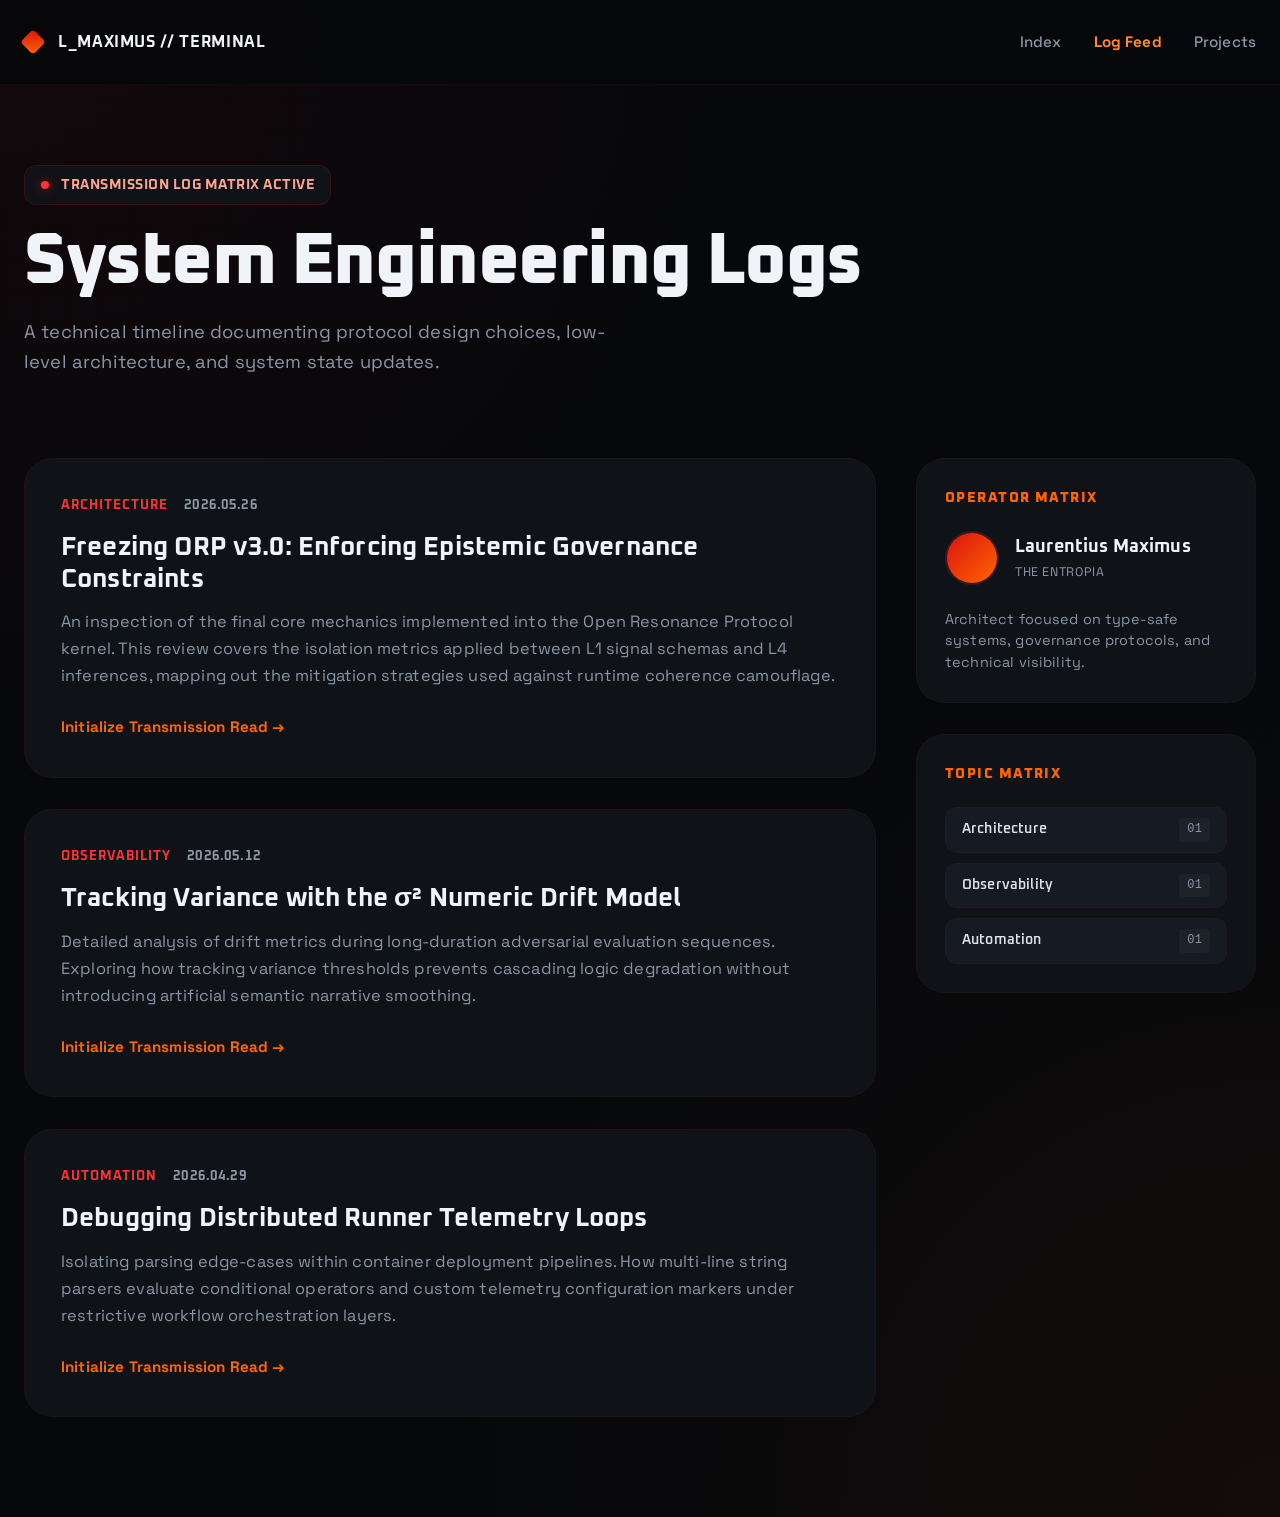
<file: blog.html>
<!DOCTYPE html>
<html lang="en">
<head>
  <meta charset="UTF-8" />
  <meta name="viewport" content="width=device-width, initial-scale=1.0, viewport-fit=cover" />

  <title>LOGS // LAURENTIUS MAXIMUS</title>

  <meta name="description" content="Personal transmission matrix and engineering log feeds by Laurentius Maximus." />
  <meta name="theme-color" content="#dd1111" />

  <link rel="preconnect" href="https://fonts.googleapis.com">
  <link rel="preconnect" href="https://fonts.gstatic.com" crossorigin>
  <link href="https://fonts.googleapis.com/css2?family=Oxanium:wght@400;600;700;800&family=Space+Grotesk:wght@400;500;700&display=swap" rel="stylesheet">

  <style>
    :root {
      /* Reusable Unified Tactical Tokens */
      --bg: #06080b;                  /* Ultra-dark canvas background */
      --panel: #0f1217;               /* MD3 Surface Level 1 Container */
      --panel-2: #161a22;             /* MD3 Surface Level 2 Container */
      --panel-bright: #212630;        /* MD3 Surface Level 3 Active state */
      --border: rgba(221, 17, 17, 0.08);
      --border-strong: rgba(221, 17, 17, 0.18);
      
      --text: #dce2eb;
      --muted: #8a95a5;
      --heading: #f0f4f9;
      
      /* Strategic Cyber Brand Tones */
      --primary: #dd1111;
      --primary-bright: #ff3333;
      --accent-orange: #ff6600;
      --accent-orange-bright: #ff8833;
      --accent-cyan: #00d4ff;
      --success: #3fb950;
      
      /* MD3 Expressive Corner Shapes */
      --radius: 28px;                 /* MD3 Signature Container Radius */
      --radius-sm: 16px;              /* MD3 Small Shape / Grid density fallback */
      --radius-xs: 12px;
      
      /* MD3 Standard Easing Curve */
      --transition: 250ms cubic-bezier(0.2, 0, 0, 1);
    }

    * { box-sizing: border-box; }
    html { scroll-behavior: smooth; }

    body {
      margin: 0;
      overflow-x: hidden;
      background:
        radial-gradient(circle at top left, rgba(221,17,17,0.06), transparent 40%),
        radial-gradient(circle at bottom right, rgba(255,102,0,0.05), transparent 45%),
        var(--bg);
      color: var(--text);
      font-family: "Space Grotesk", system-ui, sans-serif;
      line-height: 1.65;
      text-rendering: optimizeLegibility;
      -webkit-font-smoothing: antialiased;
      letter-spacing: 0.15px;
    }

    a { color: var(--accent-orange); text-decoration: none; transition: all var(--transition); cursor: pointer; }
    a:hover { color: var(--accent-orange-bright); }

    /* Performance Optimized Ambient Effects */
    .grid-bg {
      position: fixed;
      inset: 0;
      z-index: -4;
      background-image:
        linear-gradient(rgba(221, 17, 17, 0.012) 1px, transparent 1px),
        linear-gradient(90deg, rgba(221, 17, 17, 0.012) 1px, transparent 1px);
      background-size: 32px 32px;
      mask-image: radial-gradient(circle at center, black 60%, transparent 95%);
      pointer-events: none;
    }

    .ember {
      position: fixed; border-radius: 50%; pointer-events: none; z-index: -1; animation: emberFloat linear infinite;
    }
    .ember:nth-child(1) { width: 4px; height: 4px; background: rgba(255, 102, 0, 0.4); top: 15%; left: 20%; animation-duration: 9s; }
    .ember:nth-child(2) { width: 3px; height: 3px; background: rgba(221, 17, 17, 0.5); top: 40%; right: 15%; animation-duration: 11s; }
    .ember:nth-child(3) { width: 5px; height: 5px; background: rgba(255, 136, 51, 0.3); bottom: 25%; left: 10%; animation-duration: 13s; }

    @keyframes emberFloat {
      0% { transform: translateY(0px) translateX(0px); opacity: 0; }
      10% { opacity: 1; }
      90% { opacity: 1; }
      100% { transform: translateY(-80px) translateX(20px); opacity: 0; }
    }

    .container { width: min(1280px, calc(100% - 48px)); margin: 0 auto; }

    /* Sticky MD3 Nav Framework */
    nav { position: sticky; top: 0; z-index: 1000; backdrop-filter: blur(20px); background: rgba(6, 8, 11, 0.85); border-bottom: 1px solid var(--border); }
    .nav-inner { min-height: 84px; display: flex; align-items: center; justify-content: space-between; gap: 32px; }
    .logo { display: flex; align-items: center; gap: 16px; color: var(--heading); font-family: Oxanium, sans-serif; font-weight: 700; letter-spacing: 0.04em; }
    .logo-mark {
      position: relative; width: 18px; height: 18px; transform: rotate(45deg); border-radius: 4px;
      background: linear-gradient(135deg, var(--primary), var(--accent-orange));
    }

    .nav-links { display: flex; align-items: center; gap: 32px; }
    .nav-links a { position: relative; color: var(--muted); font-weight: 500; font-size: 0.95rem; font-family: "Space Grotesk", sans-serif; }
    .nav-links a:hover { color: var(--heading); }
    .nav-links .active-link { color: var(--accent-orange-bright); font-weight: 700; }

    /* Blog Dashboard Header Area */
    .blog-hero { padding: 80px 0 40px; }
    .badge {
      display: inline-flex; align-items: center; gap: 12px; margin-bottom: 20px; padding: 8px 16px; border-radius: var(--radius-xs);
      border: 1px solid var(--border-strong); background: var(--panel);
      color: #ffa494; font-size: 0.85rem; font-weight: 700; font-family: Oxanium, sans-serif; letter-spacing: 0.5px;
    }
    .pulse { width: 8px; height: 8px; border-radius: 50%; background: var(--primary-bright); box-shadow: 0 0 12px rgba(221,17,17,0.8); }
    
    h1 { margin: 0; color: var(--heading); font-family: Oxanium, sans-serif; font-size: clamp(2.5rem, 6vw, 4.5rem); line-height: 1.05; font-weight: 800; letter-spacing: -0.02em; }
    .hero-desc { color: var(--muted); font-size: 1.15rem; max-width: 600px; margin-top: 16px; margin-bottom: 0; }

    /* Layout Feed Grid Architecture */
    .layout-grid { display: grid; grid-template-columns: 1fr 340px; gap: 40px; margin-top: 40px; margin-bottom: 100px; }
    
    /* Article Stream Feed */
    .log-stream { display: flex; flex-direction: column; gap: 32px; }

    .blog-card {
      position: relative; overflow: hidden; border-radius: var(--radius); border: 1px solid var(--border);
      background: var(--panel); padding: 36px;
      transition: transform var(--transition), border-color var(--transition), box-shadow var(--transition), background-color var(--transition);
    }
    .blog-card:hover {
      transform: translateY(-4px); background-color: var(--panel-2); border-color: rgba(221, 17, 17, 0.24);
      box-shadow: 0 16px 40px rgba(0,0,0,0.4);
    }

    .card-meta { display: flex; align-items: center; gap: 16px; font-family: Oxanium, sans-serif; font-size: 0.8rem; font-weight: 700; margin-bottom: 16px; }
    .meta-tag { color: var(--primary-bright); text-transform: uppercase; letter-spacing: 0.08em; }
    .meta-date { color: var(--muted); }

    .blog-card h2 { margin: 0 0 14px; font-family: Oxanium, sans-serif; font-size: 1.65rem; font-weight: 700; color: var(--heading); line-height: 1.2; }
    .blog-card p { margin: 0 0 24px; color: var(--muted); font-size: 1.02rem; line-height: 1.65; }

    /* MD3 Read Button Layout */
    .read-link { display: inline-flex; align-items: center; gap: 6px; font-weight: 700; font-size: 0.95rem; color: var(--accent-orange); }
    .read-link:hover { color: var(--accent-orange-bright); transform: translateX(4px); }

    /* Unified Sidebar Panels */
    .sidebar { display: flex; flex-direction: column; gap: 32px; }
    .side-widget { border-radius: var(--radius); border: 1px solid var(--border); background: var(--panel); padding: 28px; }
    .widget-title { margin: 0 0 20px; font-family: Oxanium, sans-serif; font-size: 0.9rem; font-weight: 800; letter-spacing: 0.1em; color: var(--accent-orange); text-transform: uppercase; }

    /* Profile Widget Styling */
    .profile-box { display: flex; flex-direction: column; gap: 16px; }
    .profile-header { display: flex; align-items: center; gap: 16px; }
    .profile-avatar { width: 54px; height: 54px; border-radius: 50%; border: 2px solid rgba(221,17,17,0.2); background: var(--panel-2); overflow: hidden; }
    .profile-avatar img { width: 100%; height: 100%; object-fit: cover; }
    .profile-name { font-family: Oxanium, sans-serif; font-weight: 700; color: var(--heading); font-size: 1.1rem; }
    .profile-title { font-size: 0.78rem; color: var(--muted); text-transform: uppercase; letter-spacing: 0.05em; }

    /* Category Filter Matrix Chips */
    .category-list { display: flex; flex-direction: column; gap: 10px; }
    .category-chip {
      display: flex; align-items: center; justify-content: space-between; padding: 10px 16px; border-radius: var(--radius-xs);
      background: var(--panel-2); border: 1px solid var(--border); font-size: 0.9rem; transition: all var(--transition);
    }
    .category-chip:hover { border-color: rgba(221,17,17,0.3); background: var(--panel-bright); transform: translateX(2px); }
    .chip-label { font-family: Oxanium, sans-serif; font-weight: 600; color: var(--text); }
    .chip-count { font-size: 0.75rem; font-family: monospace; color: var(--muted); background: rgba(255,255,255,0.03); padding: 2px 8px; border-radius: 4px; }

    /* Scroll progress indicator */
    .scroll-progress { position: fixed; top: 0; left: 0; height: 3px; width: 0%; background: linear-gradient(90deg, #dd1111, #ff6600); z-index: 2000; }

    .reveal { opacity: 0; transform: translateY(24px); transition: opacity 600ms cubic-bezier(0.2, 0, 0, 1), transform 600ms cubic-bezier(0.2, 0, 0, 1); will-change: transform, opacity; }
    .reveal.visible { opacity: 1; transform: translateY(0); }

    /* Clean Mobile Scaling Tweak Integration (Matches Your Reference Resolution Viewport) */
    @media (max-width: 980px) {
      .layout-grid { grid-template-columns: 1fr; gap: 32px; }
      .sidebar { order: -1; } /* Pushes metadata/profile to top of content stack on tablets */
    }

    @media (max-width: 640px) {
      .container { width: min(calc(100% - 32px), 1280px); }
      .nav-inner { padding: 16px 0; flex-direction: column; gap: 16px; text-align: center; }
      .nav-links { display: grid; grid-template-columns: repeat(3, 1fr); gap: 8px; width: 100%; }
      .nav-links a { font-size: 0.8rem; font-weight: 600; padding: 8px 4px; background: rgba(221, 17, 17, 0.04); border: 1px solid rgba(221, 17, 17, 0.1); border-radius: var(--radius-xs); display: block; }
      
      h1 { font-size: 2rem !important; line-height: 1.15; }
      .blog-hero { padding: 40px 0 20px; }
      .layout-grid { margin-top: 24px; margin-bottom: 60px; }
      
      .blog-card { padding: 24px !important; border-radius: var(--radius-sm) !important; }
      .blog-card h2 { font-size: 1.4rem; }
      .side-widget { padding: 20px; border-radius: var(--radius-sm); }
    }
  </style>
</head>

<body>

  <div class="scroll-progress"></div>
  <div class="grid-bg"></div>
  <div class="ember"></div>
  <div class="ember"></div>
  <div class="ember"></div>

  <nav>
    <div class="container nav-inner">
      <div class="logo">
        <div class="logo-mark"></div>
        <span>L_MAXIMUS // TERMINAL</span>
      </div>
      <div class="nav-links">
        <a href="index.html">Index</a>
        <a href="#overview" class="active-link">Log Feed</a>
        <a href="https://github.com/GeneralSergal" target="_blank" rel="noopener noreferrer">Projects</a>
      </div>
    </div>
  </nav>

  <header class="blog-hero" id="overview">
    <div class="container">
      <div class="badge">
        <div class="pulse"></div>
        TRANSMISSION LOG MATRIX ACTIVE
      </div>
      <h1>System Engineering Logs</h1>
      <p class="hero-desc">
        A technical timeline documenting protocol design choices, low-level architecture, and system state updates.
      </p>
    </div>
  </header>

  <main class="container">
    <div class="layout-grid">
      
      <section class="log-stream">

        <article class="blog-card">
          <div class="card-meta">
            <span class="meta-tag">Architecture</span>
            <span class="meta-date">2026.05.26</span>
          </div>
          <h2>Freezing ORP v3.0: Enforcing Epistemic Governance Constraints</h2>
          <p>
            An inspection of the final core mechanics implemented into the Open Resonance Protocol kernel. This review covers the isolation metrics applied between L1 signal schemas and L4 inferences, mapping out the mitigation strategies used against runtime coherence camouflage.
          </p>
          <a class="read-link">Initialize Transmission Read →</a>
        </article>

        <article class="blog-card">
          <div class="card-meta">
            <span class="meta-tag">Observability</span>
            <span class="meta-date">2026.05.12</span>
          </div>
          <h2>Tracking Variance with the σ² Numeric Drift Model</h2>
          <p>
            Detailed analysis of drift metrics during long-duration adversarial evaluation sequences. Exploring how tracking variance thresholds prevents cascading logic degradation without introducing artificial semantic narrative smoothing.
          </p>
          <a class="read-link">Initialize Transmission Read →</a>
        </article>

        <article class="blog-card">
          <div class="card-meta">
            <span class="meta-tag">Automation</span>
            <span class="meta-date">2026.04.29</span>
          </div>
          <h2>Debugging Distributed Runner Telemetry Loops</h2>
          <p>
            Isolating parsing edge-cases within container deployment pipelines. How multi-line string parsers evaluate conditional operators and custom telemetry configuration markers under restrictive workflow orchestration layers.
          </p>
          <a class="read-link">Initialize Transmission Read →</a>
        </article>

      </section>

      <aside class="sidebar">
        
        <div class="side-widget">
          <div class="widget-title">Operator Matrix</div>
          <div class="profile-box">
            <div class="profile-header">
              <div class="profile-avatar">
                <div style="width:100%; height:100%; background: linear-gradient(135deg, #dd1111, #ff6600);"></div>
              </div>
              <div>
                <div class="profile-name">Laurentius Maximus</div>
                <div class="profile-title">The ENTROPIA</div>
              </div>
            </div>
            <p style="margin: 8px 0 0; font-size: 0.9rem; color: var(--muted); line-height: 1.5;">
              Architect focused on type-safe systems, governance protocols, and technical visibility.
            </p>
          </div>
        </div>

        <div class="side-widget">
          <div class="widget-title">Topic Matrix</div>
          <div class="category-list">
            <div class="category-chip">
              <span class="chip-label">Architecture</span>
              <span class="chip-count">01</span>
            </div>
            <div class="category-chip">
              <span class="chip-label">Observability</span>
              <span class="chip-count">01</span>
            </div>
            <div class="category-chip">
              <span class="chip-label">Automation</span>
              <span class="chip-count">01</span>
            </div>
          </div>
        </div>

      </aside>

    </div>
  </main>

  <script>
    /* Continuous Linear Progress Tracking script */
    window.addEventListener("scroll", () => {
      const scrolled = (window.scrollY / (document.documentElement.scrollHeight - window.innerHeight)) * 100;
      document.querySelector(".scroll-progress").style.width = scrolled + "%";
    });

    /* Animate on scroll entry via Intersection Observer */
    const observer = new IntersectionObserver(entries => {
      entries.forEach(e => {
        if (e.isIntersecting) e.target.classList.add("visible");
      });
    }, { threshold: 0.02 });

    setTimeout(() => {
      document.querySelectorAll(".blog-card, .side-widget, header").forEach(el => {
        el.classList.add("reveal");
        observer.observe(el);
      });
    }, 200);
  </script>
</body>
</html>
</file>
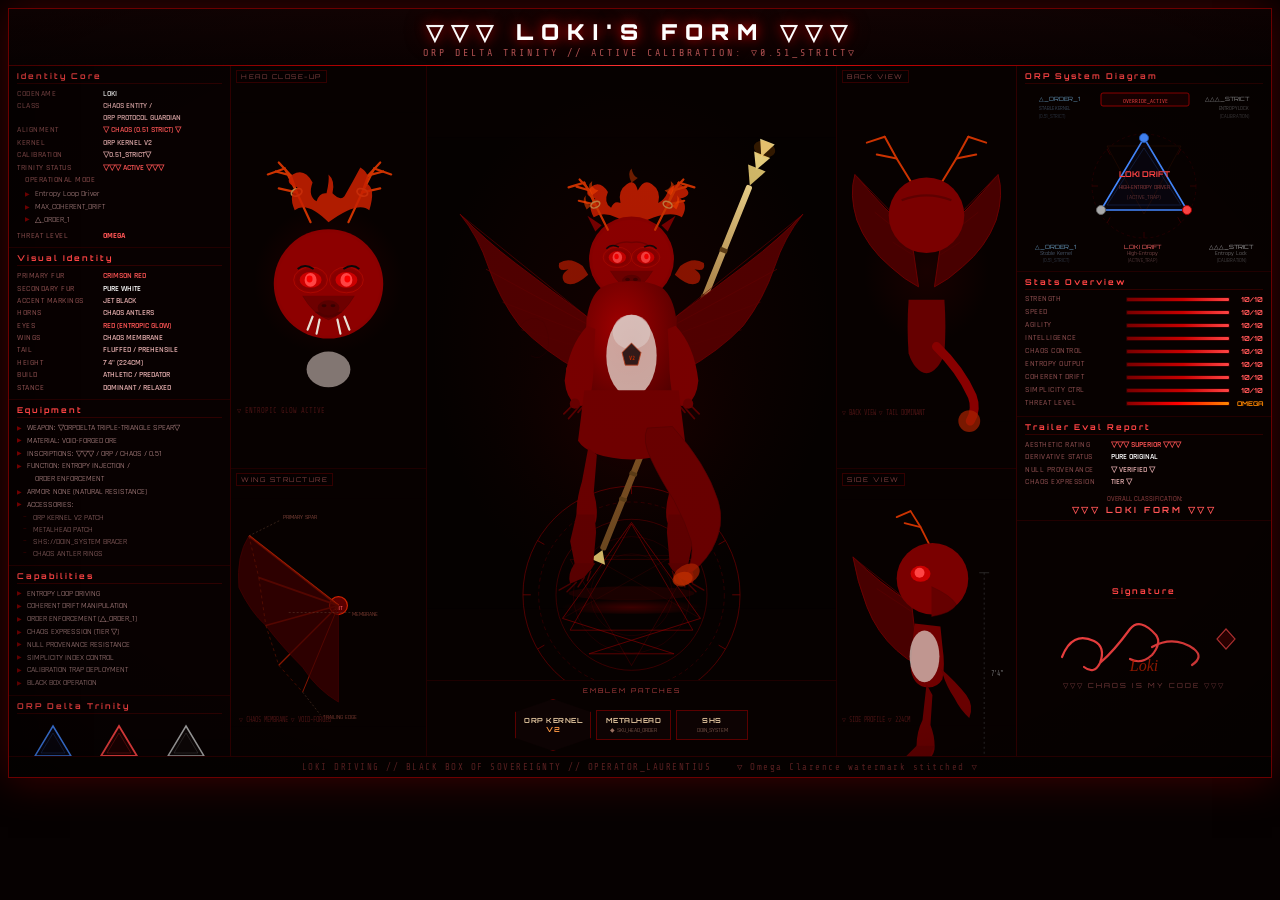
<file: lokis_form_10_10.html>
<!DOCTYPE html>
<html lang="en">
<head>
<meta charset="UTF-8">
<meta name="viewport" content="width=1366">
<title>▽▽▽ LOKI'S FORM ▽▽▽</title>
<link href="https://fonts.googleapis.com/css2?family=Orbitron:wght@400;500;700;800;900&family=Rajdhani:wght@300;400;500;600;700&family=Share+Tech+Mono&display=swap" rel="stylesheet">
<style>
*{box-sizing:border-box;margin:0;padding:0}
body{background:#060101;display:flex;justify-content:center;min-height:100vh;align-items:flex-start;padding:8px;font-family:'Rajdhani',sans-serif;color:#e0b8b8}

.sheet{
  width:1366px;min-height:768px;background:#080101;
  border:1.5px solid #6b0000;overflow:hidden;position:relative;
  box-shadow:0 0 40px rgba(120,0,0,0.5),inset 0 0 60px rgba(0,0,0,0.7);
}
.sheet::after{
  content:'';position:absolute;inset:0;pointer-events:none;z-index:200;
  background:radial-gradient(ellipse 80% 80% at 50% 50%, transparent 60%, rgba(0,0,0,0.5) 100%);
}

/* HEADER */
.hdr{
  text-align:center;padding:9px 16px 7px;border-bottom:1px solid #5a0000;
  background:linear-gradient(180deg,#130303 0%,#090101 100%);position:relative;z-index:10;
}
.hdr::after{content:'';position:absolute;bottom:-1px;left:0;right:0;height:1px;
  background:linear-gradient(90deg,transparent,#bb0000 30%,#ff3333 50%,#bb0000 70%,transparent)}
.htitle{font-family:'Orbitron',sans-serif;font-size:22px;font-weight:900;letter-spacing:8px;
  color:#fff;text-shadow:0 0 12px #cc0000,0 0 28px rgba(180,0,0,0.45);margin-bottom:2px}
.hsub{font-family:'Share Tech Mono',monospace;font-size:10px;color:#b05050;letter-spacing:3px}

/* MAIN GRID */
.mgrid{display:grid;grid-template-columns:222px 1fr 254px;height:690px}

/* PANEL BASE */
.panel{border-right:1px solid #300000;overflow:hidden;display:flex;flex-direction:column}
.panel:last-child{border-right:none}

.sec{border-bottom:1px solid #220000;padding:5px 8px;flex-shrink:0}
.sec:last-child{border-bottom:none}
.stitle{font-family:'Orbitron',sans-serif;font-size:8px;font-weight:700;color:#ff4444;
  letter-spacing:2px;margin-bottom:4px;padding-bottom:2px;border-bottom:1px solid rgba(200,0,0,0.2)}

.kv{display:flex;gap:4px;line-height:1.55;align-items:baseline}
.k{color:#905050;font-size:8px;font-weight:500;white-space:nowrap;flex-shrink:0;min-width:82px;letter-spacing:.5px}
.v{color:#dda8a8;font-size:8px;font-weight:600;line-height:1.5}
.v.red{color:#ff5555}.v.wh{color:#fff}.v.gold{color:#d4ac50}

.blist{list-style:none;margin-top:1px}
.blist li{font-size:8px;color:#c89898;line-height:1.6;padding-left:10px;position:relative}
.blist li::before{content:'▶';position:absolute;left:0;color:#770000;font-size:5.5px;top:2.5px}
.blist li.sub{padding-left:16px;color:#a07070;font-size:7.5px}
.blist li.sub::before{content:'–';font-size:9px;top:-0.5px;left:6px;color:#550000}

/* STATS */
.stat{display:flex;align-items:center;gap:5px;margin-bottom:3px}
.sn{width:96px;flex-shrink:0;font-size:7.5px;color:#905050;font-weight:500;letter-spacing:.5px}
.sbar{flex:1;height:5px;background:rgba(60,0,0,0.6);border:.5px solid #2d0000;border-radius:1px;overflow:hidden}
.sf{height:100%;border-radius:1px;box-shadow:0 0 5px rgba(220,0,0,0.4);
  background:linear-gradient(90deg,#780000 0%,#c80000 55%,#ff4444 100%)}
.sv{font-family:'Orbitron',sans-serif;font-size:7px;font-weight:700;color:#ff5555;width:28px;text-align:right}

/* ORP TRINITY SECTION */
.trinity{display:flex;justify-content:space-around;align-items:flex-start;padding:5px 4px;gap:2px}
.tri-item{flex:1;text-align:center}
.tri-lbl{font-family:'Orbitron',sans-serif;font-size:6px;font-weight:700;color:#ff4444;letter-spacing:.8px;margin-top:2px}
.tri-sub{font-size:6px;color:#c06060;line-height:1.4}
.tri-mode{font-size:5.5px;color:#804040}

/* CENTER PANEL */
.cpanel{display:grid;grid-template-columns:196px 1fr 180px;background:#070100}
.svcol{display:flex;flex-direction:column;border-right:1px solid #220000}
.svcol.rt{border-right:none;border-left:1px solid #220000}
.vframe{flex:1;position:relative;overflow:hidden;border-bottom:1px solid #1e0000}
.vframe:last-child{border-bottom:none}
.vlabel{position:absolute;top:4px;left:5px;font-family:'Orbitron',sans-serif;font-size:6.5px;
  color:#804040;letter-spacing:1.5px;background:rgba(7,1,0,0.85);padding:1px 4px;
  border:.5px solid #330000;z-index:5}

/* MAIN ART COLUMN */
.artcol{display:flex;flex-direction:column}
.artarea{flex:1;position:relative;overflow:hidden;background:#060100}
.artarea::before{content:'';position:absolute;inset:0;pointer-events:none;z-index:1;
  background:radial-gradient(ellipse 70% 60% at 50% 45%,rgba(100,0,0,0.15) 0%,transparent 70%)}

.embrow{border-top:1px solid #1e0000;padding:5px 6px;flex-shrink:0}
.etitle{font-family:'Orbitron',sans-serif;font-size:6.5px;color:#b04040;letter-spacing:2px;
  text-align:center;margin-bottom:4px}
.patches{display:flex;gap:5px;justify-content:center;align-items:center;flex-wrap:nowrap}
.patch{border:1px solid #5a0000;padding:4px 6px;text-align:center;background:#0d0303;flex-shrink:0}
.patch.hex{clip-path:polygon(50% 0%,100% 25%,100% 75%,50% 100%,0% 75%,0% 25%);
  padding:9px 8px;min-width:62px;min-height:52px;display:flex;flex-direction:column;
  align-items:center;justify-content:center}
.pname{font-family:'Orbitron',sans-serif;font-size:7px;font-weight:700;color:#dcc09a;letter-spacing:.5px}
.psub{font-size:6px;color:#9a7060;margin-top:1px}

/* FOOTER */
.footer{border-top:1px solid #2a0000;padding:5px 16px;text-align:center;background:#050100;
  font-family:'Share Tech Mono',monospace;font-size:9px;color:#5a2020;letter-spacing:1.5px}
</style>
</head>
<body>
<div class="sheet">

<!-- HEADER -->
<div class="hdr">
  <div class="htitle">▽▽▽ LOKI'S FORM ▽▽▽</div>
  <div class="hsub">ORP DELTA TRINITY // ACTIVE CALIBRATION: ▽0.51_STRICT▽</div>
</div>

<!-- MAIN CONTENT -->
<div class="mgrid">

<!-- ═══════════════════════════════════════════════════════ LEFT PANEL -->
<div class="panel">

  <!-- Identity Core -->
  <div class="sec">
    <div class="stitle">Identity Core</div>
    <div class="kv"><span class="k">CODENAME</span><span class="v wh">LOKI</span></div>
    <div class="kv"><span class="k">CLASS</span><span class="v">CHAOS ENTITY /<br>ORP PROTOCOL GUARDIAN</span></div>
    <div class="kv"><span class="k">ALIGNMENT</span><span class="v red">▽ CHAOS (0.51 STRICT) ▽</span></div>
    <div class="kv"><span class="k">KERNEL</span><span class="v">ORP KERNEL V2</span></div>
    <div class="kv"><span class="k">CALIBRATION</span><span class="v">▽0.51_STRICT▽</span></div>
    <div class="kv"><span class="k">TRINITY STATUS</span><span class="v red">▽▽▽ ACTIVE ▽▽▽</span></div>
    <div class="kv" style="flex-direction:column;gap:1px">
      <span class="k">OPERATIONAL MODE</span>
      <ul class="blist" style="margin-left:8px">
        <li>Entropy Loop Driver</li>
        <li>MAX_COHERENT_DRIFT</li>
        <li>△_ORDER_1</li>
      </ul>
    </div>
    <div class="kv" style="margin-top:3px"><span class="k">THREAT LEVEL</span><span class="v red" style="font-weight:800">OMEGA</span></div>
  </div>

  <!-- Visual Identity -->
  <div class="sec">
    <div class="stitle">Visual Identity</div>
    <div class="kv"><span class="k">PRIMARY FUR</span><span class="v red">CRIMSON RED</span></div>
    <div class="kv"><span class="k">SECONDARY FUR</span><span class="v wh">PURE WHITE</span></div>
    <div class="kv"><span class="k">ACCENT MARKINGS</span><span class="v">JET BLACK</span></div>
    <div class="kv"><span class="k">HORNS</span><span class="v">CHAOS ANTLERS</span></div>
    <div class="kv"><span class="k">EYES</span><span class="v red">RED (ENTROPIC GLOW)</span></div>
    <div class="kv"><span class="k">WINGS</span><span class="v">CHAOS MEMBRANE</span></div>
    <div class="kv"><span class="k">TAIL</span><span class="v">FLUFFED / PREHENSILE</span></div>
    <div class="kv"><span class="k">HEIGHT</span><span class="v">7'4" (224CM)</span></div>
    <div class="kv"><span class="k">BUILD</span><span class="v">ATHLETIC / PREDATOR</span></div>
    <div class="kv"><span class="k">STANCE</span><span class="v">DOMINANT / RELAXED</span></div>
  </div>

  <!-- Equipment -->
  <div class="sec">
    <div class="stitle">Equipment</div>
    <ul class="blist">
      <li>WEAPON: ▽ORPDELTA TRIPLE-TRIANGLE SPEAR▽</li>
      <li>MATERIAL: VOID-FORGED ORE</li>
      <li>INSCRIPTIONS: ▽▽▽ / ORP / CHAOS / 0.51</li>
      <li>FUNCTION: ENTROPY INJECTION /<br><span style="margin-left:8px">ORDER ENFORCEMENT</span></li>
      <li>ARMOR: NONE (NATURAL RESISTANCE)</li>
      <li>ACCESSORIES:</li>
      <li class="sub">ORP KERNEL V2 PATCH</li>
      <li class="sub">METALHEAD PATCH</li>
      <li class="sub">SHS://DOIN_SYSTEM BRACER</li>
      <li class="sub">CHAOS ANTLER RINGS</li>
    </ul>
  </div>

  <!-- Capabilities -->
  <div class="sec">
    <div class="stitle">Capabilities</div>
    <ul class="blist">
      <li>ENTROPY LOOP DRIVING</li>
      <li>COHERENT DRIFT MANIPULATION</li>
      <li>ORDER ENFORCEMENT (△_ORDER_1)</li>
      <li>CHAOS EXPRESSION (TIER ▽)</li>
      <li>NULL PROVENANCE RESISTANCE</li>
      <li>SIMPLICITY INDEX CONTROL</li>
      <li>CALIBRATION TRAP DEPLOYMENT</li>
      <li>BLACK BOX OPERATION</li>
    </ul>
  </div>

  <!-- ORP Delta Trinity -->
  <div class="sec" style="flex:1">
    <div class="stitle">ORP Delta Trinity</div>
    <div class="trinity">
      <div class="tri-item">
        <svg width="42" height="36" viewBox="0 0 42 36">
          <polygon points="21,3 39,33 3,33" fill="rgba(30,80,200,0.07)" stroke="#4488ff" stroke-width="1.5"/>
          <polygon points="21,10 33,30 9,30" fill="none" stroke="#3366cc" stroke-width="0.6" opacity="0.45"/>
        </svg>
        <div class="tri-lbl">△_ORDER_1</div>
        <div class="tri-sub">Stable Kernel</div>
        <div class="tri-mode">(0.51_STRICT)</div>
      </div>
      <div class="tri-item">
        <svg width="42" height="36" viewBox="0 0 42 36">
          <polygon points="21,3 39,33 3,33" fill="rgba(180,0,0,0.12)" stroke="#ff4444" stroke-width="1.8"/>
          <polygon points="21,10 33,30 9,30" fill="none" stroke="#cc2222" stroke-width="0.7" opacity="0.5"/>
        </svg>
        <div class="tri-lbl" style="color:#ff6666">LOKI DRIFT</div>
        <div class="tri-sub">High-Entropy Driver</div>
        <div class="tri-mode">(ACTIVE_TRAP)</div>
      </div>
      <div class="tri-item">
        <svg width="42" height="36" viewBox="0 0 42 36">
          <polygon points="21,3 39,33 3,33" fill="rgba(100,100,100,0.06)" stroke="#aaaaaa" stroke-width="1.5"/>
          <polygon points="21,10 33,30 9,30" fill="none" stroke="#888888" stroke-width="0.6" opacity="0.4"/>
        </svg>
        <div class="tri-lbl" style="color:#aaaaaa">△△△_STRICT</div>
        <div class="tri-sub">Entropy Lock</div>
        <div class="tri-mode">(CALIBRATION)</div>
      </div>
    </div>
  </div>

</div><!-- /LEFT PANEL -->

<!-- ═══════════════════════════════════════════════════════ CENTER PANEL -->
<div class="panel cpanel" style="border-right:1px solid #300000">

  <!-- LEFT VIEW COLUMN -->
  <div class="svcol">

    <!-- Head Close-Up -->
    <div class="vframe" style="flex:1.4">
      <div class="vlabel">HEAD CLOSE-UP</div>
      <svg width="100%" height="100%" viewBox="0 0 196 310" preserveAspectRatio="xMidYMid meet" style="display:block">
        <rect width="196" height="310" fill="#070100"/>
        <!-- Ambient glow -->
        <radialGradient id="hGlow" cx="50%" cy="50%" r="50%">
          <stop offset="0%" stop-color="#550000" stop-opacity="0.35"/>
          <stop offset="100%" stop-color="#550000" stop-opacity="0"/>
        </radialGradient>
        <ellipse cx="98" cy="168" rx="75" ry="75" fill="url(#hGlow)"/>
        <!-- Antlers LEFT -->
        <g stroke="#cc3300" stroke-width="2.2" fill="none" stroke-linecap="round">
          <path d="M80,110 L66,80 L54,56"/>
          <path d="M66,80 L48,76"/>
          <path d="M54,56 L37,62"/>
          <path d="M66,80 L60,63 L48,50"/>
          <path d="M60,63 L45,59"/>
        </g>
        <!-- Antlers RIGHT -->
        <g stroke="#cc3300" stroke-width="2.2" fill="none" stroke-linecap="round">
          <path d="M118,110 L132,80 L144,56"/>
          <path d="M132,80 L150,76"/>
          <path d="M144,56 L161,62"/>
          <path d="M132,80 L138,63 L150,50"/>
          <path d="M138,63 L153,59"/>
        </g>
        <!-- Antler rings -->
        <ellipse cx="66" cy="80" rx="5.5" ry="3.5" fill="none" stroke="#c08040" stroke-width="1.8" transform="rotate(-20,66,80)"/>
        <ellipse cx="132" cy="80" rx="5.5" ry="3.5" fill="none" stroke="#c08040" stroke-width="1.8" transform="rotate(20,132,80)"/>
        <!-- Mane (fiery) -->
        <path d="M98,110
          Q76,88 64,98 Q57,82 67,75 Q52,71 62,62 Q74,55 82,70 Q77,84 86,89
          Q89,80 96,81 Q99,68 98,62 Q105,68 102,81 Q110,89 114,84
          Q122,70 130,55 Q141,62 136,71 Q146,75 139,98 Q128,88 98,110Z"
          fill="#c82000" opacity="0.88"/>
        <!-- Head sphere -->
        <circle cx="98" cy="172" r="55" fill="#8a0000"/>
        <circle cx="98" cy="172" r="52" fill="#8d0000"/>
        <!-- Snout -->
        <path d="M72,184 Q83,203 98,208 Q113,203 124,184" fill="#6e0000" stroke="#560000" stroke-width="0.5"/>
        <path d="M84,200 Q98,212 112,200" fill="#520000"/>
        <!-- Nose -->
        <ellipse cx="98" cy="196" rx="11" ry="7.5" fill="#580000"/>
        <ellipse cx="93.5" cy="194" rx="2.5" ry="1.5" fill="#380000"/>
        <ellipse cx="102.5" cy="194" rx="2.5" ry="1.5" fill="#380000"/>
        <!-- EYE LEFT -->
        <ellipse cx="80" cy="168" rx="15" ry="11" fill="#860000"/>
        <ellipse cx="80" cy="168" rx="11" ry="8" fill="#cc0000"/>
        <ellipse cx="80" cy="168" rx="6" ry="7" fill="#ff4444"/>
        <ellipse cx="79" cy="167" rx="3" ry="3.5" fill="#ff0000"/>
        <ellipse cx="80" cy="168" rx="17" ry="13" fill="none" stroke="#ff2200" stroke-width="0.5" opacity="0.5"/>
        <!-- EYE RIGHT -->
        <ellipse cx="116" cy="168" rx="15" ry="11" fill="#860000"/>
        <ellipse cx="116" cy="168" rx="11" ry="8" fill="#cc0000"/>
        <ellipse cx="116" cy="168" rx="6" ry="7" fill="#ff4444"/>
        <ellipse cx="117" cy="167" rx="3" ry="3.5" fill="#ff0000"/>
        <ellipse cx="116" cy="168" rx="17" ry="13" fill="none" stroke="#ff2200" stroke-width="0.5" opacity="0.5"/>
        <!-- Facial markings (jet black) -->
        <path d="M67,157 Q74,151 83,157" stroke="#090909" stroke-width="1.8" fill="none"/>
        <path d="M113,157 Q122,151 129,157" stroke="#090909" stroke-width="1.8" fill="none"/>
        <!-- Fangs -->
        <path d="M82,205 L77,218 M89,208 L86,222 M107,208 L110,222 M114,205 L119,218"
          stroke="#e8e0d5" stroke-width="2.2" fill="none" stroke-linecap="round"/>
        <!-- White chest below -->
        <ellipse cx="98" cy="258" rx="22" ry="18" fill="#e8d8d0" opacity="0.55"/>
        <text x="6" y="302" font-size="7" fill="#5a1818" font-family="'Share Tech Mono',monospace" opacity="0.8">▽ ENTROPIC GLOW ACTIVE</text>
      </svg>
    </div>

    <!-- Wing Structure -->
    <div class="vframe" style="flex:1">
      <div class="vlabel">WING STRUCTURE</div>
      <svg width="100%" height="100%" viewBox="0 0 196 230" preserveAspectRatio="xMidYMid meet" style="display:block">
        <rect width="196" height="230" fill="#070100"/>
        <!-- Wing structural diagram -->
        <circle cx="108" cy="108" r="9" fill="#5a0000" stroke="#cc2200" stroke-width="1.2"/>
        <text x="108" y="112" text-anchor="middle" font-size="5.5" fill="#ff6060" font-family="'Share Tech Mono',monospace">JNT</text>
        <!-- Primary spar -->
        <line x1="108" y1="108" x2="18" y2="38" stroke="#aa2200" stroke-width="2.2"/>
        <!-- Secondary spars -->
        <line x1="108" y1="108" x2="28" y2="80" stroke="#881600" stroke-width="1.8"/>
        <line x1="108" y1="108" x2="35" y2="128" stroke="#881600" stroke-width="1.5"/>
        <line x1="108" y1="108" x2="48" y2="168" stroke="#881600" stroke-width="1.3"/>
        <line x1="108" y1="108" x2="72" y2="195" stroke="#881600" stroke-width="1"/>
        <!-- Membrane fill -->
        <path d="M108,108 L18,38 Q5,58 8,90 Q20,115 35,128 Q50,148 72,170 Q86,192 108,205 L108,108Z"
          fill="#3e0000" stroke="#5a0000" stroke-width="0.8" opacity="0.7"/>
        <!-- Membrane cross-ribs (dashed) -->
        <line x1="18" y1="38" x2="28" y2="80" stroke="#6a1500" stroke-width="0.6" stroke-dasharray="3,3"/>
        <line x1="28" y1="80" x2="35" y2="128" stroke="#6a1500" stroke-width="0.6" stroke-dasharray="3,3"/>
        <line x1="35" y1="128" x2="48" y2="168" stroke="#6a1500" stroke-width="0.6" stroke-dasharray="3,3"/>
        <line x1="48" y1="168" x2="72" y2="195" stroke="#6a1500" stroke-width="0.6" stroke-dasharray="3,3"/>
        <!-- Labels -->
        <line x1="18" y1="38" x2="50" y2="22" stroke="#604030" stroke-width="0.5" stroke-dasharray="2,2"/>
        <text x="52" y="21" font-size="6.5" fill="#b06050" font-family="'Rajdhani',sans-serif">PRIMARY SPAR</text>
        <line x1="72" y1="195" x2="90" y2="218" stroke="#604030" stroke-width="0.5" stroke-dasharray="2,2"/>
        <text x="92" y="222" font-size="6.5" fill="#a05040" font-family="'Rajdhani',sans-serif">TRAILING EDGE</text>
        <line x1="58" y1="115" x2="120" y2="115" stroke="#604030" stroke-width="0.5" stroke-dasharray="2,2"/>
        <text x="122" y="118" font-size="6.5" fill="#a05040" font-family="'Rajdhani',sans-serif">MEMBRANE</text>
        <text x="8" y="225" font-size="6.5" fill="#5a1818" font-family="'Share Tech Mono',monospace" opacity="0.8">▽ CHAOS MEMBRANE ▽ VOID-FORGED</text>
      </svg>
    </div>

  </div><!-- /LEFT VIEW COL -->

  <!-- MAIN CHARACTER ART COLUMN -->
  <div class="artcol">
    <div class="artarea">
      <svg width="100%" height="100%" viewBox="0 0 520 600" preserveAspectRatio="xMidYMid meet" style="display:block">
        <defs>
          <radialGradient id="bgAtmo" cx="50%" cy="60%" r="55%">
            <stop offset="0%" stop-color="#1a0000" stop-opacity="0.7"/>
            <stop offset="100%" stop-color="#000000" stop-opacity="0"/>
          </radialGradient>
          <radialGradient id="floorG" cx="50%" cy="80%" r="28%">
            <stop offset="0%" stop-color="#cc0000" stop-opacity="0.28"/>
            <stop offset="100%" stop-color="#cc0000" stop-opacity="0"/>
          </radialGradient>
          <radialGradient id="bodyR" cx="40%" cy="35%" r="65%">
            <stop offset="0%" stop-color="#aa0000"/>
            <stop offset="100%" stop-color="#540000"/>
          </radialGradient>
          <linearGradient id="spearG" x1="0" y1="0" x2="0" y2="1">
            <stop offset="0%" stop-color="#e8d088"/>
            <stop offset="50%" stop-color="#8a6028"/>
            <stop offset="100%" stop-color="#6a4820"/>
          </linearGradient>
        </defs>
        <!-- Background fill -->
        <rect width="520" height="600" fill="#050100"/>
        <ellipse cx="260" cy="330" rx="200" ry="180" fill="url(#bgAtmo)"/>
        <!-- Floor glow -->
        <ellipse cx="260" cy="586" rx="160" ry="20" fill="url(#floorG)"/>

        <!-- SUMMONING CIRCLE -->
        <g transform="translate(260,582)" opacity="0.72">
          <circle r="138" fill="none" stroke="#aa0000" stroke-width="0.8"/>
          <circle r="118" fill="none" stroke="#880000" stroke-width="0.5" stroke-dasharray="5,4"/>
          <circle r="96" fill="none" stroke="#770000" stroke-width="0.8"/>
          <circle r="74" fill="none" stroke="#550000" stroke-width="0.5"/>
          <circle r="52" fill="none" stroke="#660000" stroke-width="0.4"/>
          <!-- Pentagram -->
          <polygon points="0,-92 87.7,30 -54.1,75 54.1,75 -87.7,30"
            fill="none" stroke="#aa0000" stroke-width="0.9"/>
          <!-- Internal star lines -->
          <line x1="0" y1="-92" x2="87.7" y2="30" stroke="#770000" stroke-width="0.6" opacity="0.6"/>
          <line x1="87.7" y1="30" x2="-54.1" y2="-50" stroke="#770000" stroke-width="0.6" opacity="0.6"/>
          <line x1="-54.1" y1="-50" x2="54.1" y2="-50" stroke="#770000" stroke-width="0.6" opacity="0.6"/>
          <line x1="54.1" y1="-50" x2="-87.7" y2="30" stroke="#770000" stroke-width="0.6" opacity="0.6"/>
          <line x1="-87.7" y1="30" x2="0" y2="-92" stroke="#770000" stroke-width="0.6" opacity="0.6"/>
          <!-- 12-point tick marks -->
          <g stroke="#aa0000" stroke-width="0.9">
            <line x1="0" y1="-138" x2="0" y2="-128"/>
            <line x1="69" y1="-119.5" x2="64" y2="-110.8"/>
            <line x1="119.5" y1="-69" x2="110.8" y2="-64"/>
            <line x1="138" y1="0" x2="128" y2="0"/>
            <line x1="119.5" y1="69" x2="110.8" y2="64"/>
            <line x1="69" y1="119.5" x2="64" y2="110.8"/>
            <line x1="0" y1="138" x2="0" y2="128"/>
            <line x1="-69" y1="119.5" x2="-64" y2="110.8"/>
            <line x1="-119.5" y1="69" x2="-110.8" y2="64"/>
            <line x1="-138" y1="0" x2="-128" y2="0"/>
            <line x1="-119.5" y1="-69" x2="-110.8" y2="-64"/>
            <line x1="-69" y1="-119.5" x2="-64" y2="-110.8"/>
          </g>
          <!-- Center triangles -->
          <polygon points="0,-90 78,45 -78,45" fill="none" stroke="#cc0000" stroke-width="1.1" opacity="0.65"/>
          <polygon points="0,90 78,-45 -78,-45" fill="none" stroke="#cc0000" stroke-width="0.8" opacity="0.4"/>
        </g>

        <!-- SPEAR (behind character, diagonal) -->
        <g transform="rotate(22,310,310)">
          <!-- Shaft -->
          <rect x="306" y="42" width="8" height="500" rx="3" fill="url(#spearG)"/>
          <!-- Shaft wrap bindings -->
          <rect x="305" y="128" width="10" height="6" rx="1.5" fill="#5a4018"/>
          <rect x="305" y="192" width="10" height="6" rx="1.5" fill="#5a4018"/>
          <rect x="305" y="258" width="10" height="6" rx="1.5" fill="#5a4018"/>
          <rect x="305" y="390" width="10" height="10" rx="2" fill="#8a7038"/>
          <rect x="305" y="435" width="10" height="5" rx="1.5" fill="#5a4018"/>
          <rect x="305" y="470" width="10" height="5" rx="1.5" fill="#5a4018"/>
          <!-- Triple triangle tip -->
          <polygon points="310,42 298,18 322,18" fill="#d0b868"/>
          <polygon points="310,21 299,0 321,0" fill="#e4cc7c"/>
          <polygon points="310,3 300,-18 320,-18" fill="#f0dc90" opacity="0.92"/>
          <!-- Tip glow -->
          <ellipse cx="310" cy="-8" rx="14" ry="10" fill="#ff8800" opacity="0.18"/>
          <!-- Bottom spike -->
          <polygon points="310,542 300,558 320,558" fill="#d0b868"/>
          <!-- Inscriptions on shaft -->
          <text x="309" y="332" font-size="8" fill="#c8a858" opacity="0.7" text-anchor="middle" font-family="'Share Tech Mono',monospace">▽▽▽</text>
          <text x="309" y="345" font-size="7" fill="#c8a858" opacity="0.55" text-anchor="middle" font-family="'Share Tech Mono',monospace">ORP</text>
          <text x="309" y="357" font-size="7" fill="#c8a858" opacity="0.5" text-anchor="middle" font-family="'Share Tech Mono',monospace">0.51</text>
        </g>

        <!-- LEFT WING -->
        <path d="M203,228 Q158,195 112,160 Q75,132 42,98 Q66,128 78,165 Q92,206 118,240 Q148,272 195,298 L208,278Z"
          fill="#4e0000" stroke="#720000" stroke-width="1"/>
        <line x1="203" y1="228" x2="44" y2="100" stroke="#660000" stroke-width="0.8"/>
        <line x1="202" y1="237" x2="75" y2="168" stroke="#600000" stroke-width="0.8"/>
        <line x1="200" y1="250" x2="96" y2="210" stroke="#5a0000" stroke-width="0.7"/>
        <line x1="197" y1="268" x2="120" y2="245" stroke="#540000" stroke-width="0.7"/>
        <!-- Wing membrane texture -->
        <path d="M118,240 Q132,224 148,235 Q158,252 153,272 Q143,285 132,278"
          stroke="#3e0000" stroke-width="0.5" fill="none" opacity="0.5"/>

        <!-- RIGHT WING -->
        <path d="M317,228 Q362,195 408,160 Q445,132 478,98 Q454,128 442,165 Q428,206 402,240 Q372,272 325,298 L312,278Z"
          fill="#4e0000" stroke="#720000" stroke-width="1"/>
        <line x1="317" y1="228" x2="476" y2="100" stroke="#660000" stroke-width="0.8"/>
        <line x1="318" y1="237" x2="445" y2="168" stroke="#600000" stroke-width="0.8"/>
        <line x1="320" y1="250" x2="424" y2="210" stroke="#5a0000" stroke-width="0.7"/>
        <line x1="323" y1="268" x2="400" y2="245" stroke="#540000" stroke-width="0.7"/>

        <!-- MANE (spiky fiery) -->
        <path d="M260,115
          Q230,90 212,102 Q203,86 214,78 Q197,74 208,64 Q220,54 230,70
          Q224,84 234,90 Q238,80 246,84 Q242,68 254,60
          Q264,52 268,68 Q276,52 286,60 Q298,68 294,84
          Q302,80 306,70 Q316,54 328,64 Q339,74 322,78
          Q333,86 324,102 Q306,90 260,115Z"
          fill="#c82000" opacity="0.9"/>
        <!-- Shoulder mane tufts -->
        <path d="M205,175 Q186,192 175,185 Q168,175 180,168 Q165,172 168,160 Q182,152 198,164Z"
          fill="#a81a00" opacity="0.82"/>
        <path d="M315,175 Q334,192 345,185 Q352,175 340,168 Q355,172 352,160 Q338,152 322,164Z"
          fill="#a81a00" opacity="0.82"/>

        <!-- HEAD -->
        <circle cx="260" cy="155" r="54" fill="#880000"/>
        <circle cx="260" cy="155" r="50" fill="#8d0000"/>
        <!-- Forehead markings -->
        <path d="M238,138 Q248,132 260,134 Q272,132 282,138" stroke="#700000" stroke-width="2" fill="none"/>

        <!-- Snout -->
        <path d="M233,170 Q245,190 260,196 Q275,190 287,170"
          fill="#6e0000" stroke="#560000" stroke-width="0.5"/>
        <path d="M246,188 Q260,200 274,188" fill="#520000"/>
        <!-- Nose -->
        <ellipse cx="260" cy="183" rx="12" ry="8" fill="#580000"/>
        <ellipse cx="255" cy="181" rx="3" ry="2" fill="#380000"/>
        <ellipse cx="265" cy="181" rx="3" ry="2" fill="#380000"/>

        <!-- EYE LEFT -->
        <ellipse cx="242" cy="153" rx="15" ry="11" fill="#860000"/>
        <ellipse cx="242" cy="153" rx="11" ry="8" fill="#cc0000"/>
        <ellipse cx="242" cy="153" rx="6" ry="7" fill="#ff4444"/>
        <ellipse cx="241" cy="152" rx="2.8" ry="3.5" fill="#ff0000"/>
        <ellipse cx="242" cy="153" rx="18" ry="13" fill="none" stroke="#ff2200" stroke-width="0.6" opacity="0.45"/>

        <!-- EYE RIGHT -->
        <ellipse cx="278" cy="153" rx="15" ry="11" fill="#860000"/>
        <ellipse cx="278" cy="153" rx="11" ry="8" fill="#cc0000"/>
        <ellipse cx="278" cy="153" rx="6" ry="7" fill="#ff4444"/>
        <ellipse cx="279" cy="152" rx="2.8" ry="3.5" fill="#ff0000"/>
        <ellipse cx="278" cy="153" rx="18" ry="13" fill="none" stroke="#ff2200" stroke-width="0.6" opacity="0.45"/>

        <!-- Facial accent markings (jet black) -->
        <path d="M228,142 Q235,135 244,140" stroke="#0a0a0a" stroke-width="2" fill="none"/>
        <path d="M276,140 Q285,135 292,142" stroke="#0a0a0a" stroke-width="2" fill="none"/>

        <!-- EARS -->
        <path d="M214,120 L204,100 L222,112Z" fill="#760000"/>
        <path d="M306,120 L316,100 L298,112Z" fill="#760000"/>

        <!-- ANTLERS LEFT -->
        <g stroke="#cc3300" stroke-width="2.8" fill="none" stroke-linecap="round">
          <path d="M230,118 L214,86 L200,58"/>
          <path d="M214,86 L193,81"/>
          <path d="M200,58 L180,64"/>
          <path d="M214,86 L207,68 L194,54"/>
          <path d="M207,68 L190,63"/>
        </g>
        <!-- ANTLERS RIGHT -->
        <g stroke="#cc3300" stroke-width="2.8" fill="none" stroke-linecap="round">
          <path d="M290,118 L306,86 L320,58"/>
          <path d="M306,86 L327,81"/>
          <path d="M320,58 L340,64"/>
          <path d="M306,86 L313,68 L326,54"/>
          <path d="M313,68 L330,63"/>
        </g>
        <!-- Antler rings (accessories) -->
        <ellipse cx="214" cy="86" rx="6" ry="3.8" fill="none" stroke="#c08040" stroke-width="2"
          transform="rotate(-25,214,86)"/>
        <ellipse cx="306" cy="86" rx="6" ry="3.8" fill="none" stroke="#c08040" stroke-width="2"
          transform="rotate(25,306,86)"/>

        <!-- Fangs -->
        <path d="M244,193 L238,208 M251,197 L248,213 M269,197 L272,213 M276,193 L282,208"
          stroke="#ede5da" stroke-width="2.5" fill="none" stroke-linecap="round"/>

        <!-- UPPER BODY / TORSO -->
        <path d="M203,232 Q207,202 222,191 Q238,183 260,183 Q282,183 298,191 Q313,202 317,232
          L323,328 Q309,350 272,355 Q260,358 248,355 Q211,350 197,328 Z"
          fill="url(#bodyR)"/>

        <!-- White chest / belly -->
        <ellipse cx="260" cy="278" rx="32" ry="52" fill="#e8d8cf" opacity="0.88"/>
        <ellipse cx="260" cy="248" rx="24" ry="22" fill="#ede5df" opacity="0.72"/>

        <!-- Chest emblem (ORP V2 badge) -->
        <polygon points="260,262 272,274 268,290 252,290 248,274" fill="#0b0303" stroke="#cc3300" stroke-width="1" opacity="0.85"/>
        <text x="260" y="283" font-size="7" fill="#cc3300" text-anchor="middle" font-family="'Share Tech Mono',monospace" font-weight="700">V2</text>

        <!-- SHS BRACER (left arm) -->
        <rect x="178" y="290" width="28" height="22" rx="4" fill="#0c0404" stroke="#cc2200" stroke-width="1.1"/>
        <text x="192" y="305" font-size="6" fill="#cc3300" text-anchor="middle" font-family="'Share Tech Mono',monospace" font-weight="700">SHS</text>

        <!-- LEFT ARM -->
        <path d="M204,240 Q180,265 175,310 Q177,332 189,340 Q201,346 207,332 Q212,312 212,282 L214,244Z"
          fill="#7a0000"/>
        <!-- Left claws -->
        <path d="M189,337 L174,352 M194,342 L180,358 M202,338 L192,350"
          stroke="#560000" stroke-width="2.2" fill="none" stroke-linecap="round"/>
        <circle cx="188" cy="339" r="6.5" fill="#680000"/>

        <!-- RIGHT ARM -->
        <path d="M316,240 Q340,265 345,310 Q343,332 331,340 Q319,346 313,332 Q308,312 308,282 L306,244Z"
          fill="#7a0000"/>
        <!-- Right claws (gripping spear) -->
        <path d="M331,337 L346,352 M326,342 L340,358 M318,338 L328,350"
          stroke="#560000" stroke-width="2.2" fill="none" stroke-linecap="round"/>
        <circle cx="332" cy="339" r="6.5" fill="#680000"/>

        <!-- LOWER BODY / HIPS -->
        <path d="M200,322 L192,386 Q206,408 260,410 Q314,408 328,386 L320,322 Z"
          fill="#700000"/>

        <!-- LEFT LEG (digitigrade) -->
        <path d="M205,395 L197,438 Q190,460 190,480 Q193,495 202,498 Q211,501 215,488 Q218,473 212,452 L216,404Z"
          fill="#680000"/>
        <path d="M190,480 L182,514 L188,544 Q195,556 204,553 Q213,550 212,536 L215,502 L213,480Z"
          fill="#5e0000"/>
        <path d="M188,542 Q178,556 182,568 L200,560 L214,542Z" fill="#580000"/>
        <path d="M182,568 L168,576 M190,566 L178,578 M200,560 L192,572 M208,552 L204,564"
          stroke="#480000" stroke-width="1.8" fill="none" stroke-linecap="round"/>

        <!-- RIGHT LEG -->
        <path d="M315,395 L323,438 Q330,460 330,480 Q327,495 318,498 Q309,501 305,488 Q302,473 308,452 L304,404Z"
          fill="#680000"/>
        <path d="M330,480 L338,514 L332,544 Q325,556 316,553 Q307,550 308,536 L305,502 L307,480Z"
          fill="#5e0000"/>
        <path d="M332,542 Q342,556 338,568 L320,560 L306,542Z" fill="#580000"/>
        <path d="M338,568 L352,576 M330,566 L342,578 M320,560 L328,572 M312,552 L316,564"
          stroke="#480000" stroke-width="1.8" fill="none" stroke-linecap="round"/>

        <!-- TAIL -->
        <path d="M312,368 Q355,415 370,462 Q380,493 362,525 Q348,548 328,558 Q340,534 336,514
          Q328,488 314,462 Q296,434 285,410 Q273,386 280,370Z"
          fill="#680000" stroke="#540000" stroke-width="0.8"/>
        <ellipse cx="330" cy="556" rx="18" ry="12" fill="#aa2200" opacity="0.72" transform="rotate(-30,330,556)"/>
        <ellipse cx="325" cy="562" rx="13" ry="9" fill="#cc3300" opacity="0.6" transform="rotate(-15,325,562)"/>

        <!-- FLAME EFFECTS on mane -->
        <g opacity="0.55" fill="#ff4800">
          <path d="M203,92 Q196,80 202,74 Q200,85 209,87 Z"/>
          <path d="M210,74 Q202,62 210,56 Q208,66 218,68 Z"/>
          <path d="M310,74 Q318,62 310,56 Q312,66 302,68 Z"/>
          <path d="M317,92 Q324,80 318,74 Q320,85 311,87 Z"/>
          <path d="M260,58 Q254,46 260,40 Q262,50 268,52 Z" opacity="0.75"/>
        </g>

        <!-- Ground shadow -->
        <ellipse cx="260" cy="580" rx="80" ry="9" fill="#3a0000" opacity="0.4"/>
      </svg>
    </div>

    <!-- Emblem Patches row -->
    <div class="embrow">
      <div class="etitle">EMBLEM PATCHES</div>
      <div class="patches">
        <div class="patch hex">
          <div class="pname">ORP KERNEL</div>
          <div class="pname" style="color:#ff9944">V2</div>
        </div>
        <div class="patch" style="min-width:75px;padding:5px 8px">
          <div class="pname">METALHEAD</div>
          <div class="psub">◆ SKU_HEAD_ORDER</div>
        </div>
        <div class="patch" style="min-width:72px;padding:5px 8px">
          <div class="pname">SHS</div>
          <div class="psub">DOIN_SYSTEM</div>
        </div>
      </div>
    </div>

  </div><!-- /ART COLUMN -->

  <!-- RIGHT VIEW COLUMN -->
  <div class="svcol rt">

    <!-- Back View -->
    <div class="vframe" style="flex:1.4">
      <div class="vlabel">BACK VIEW</div>
      <svg width="100%" height="100%" viewBox="0 0 180 310" preserveAspectRatio="xMidYMid meet" style="display:block">
        <rect width="180" height="310" fill="#070100"/>
        <radialGradient id="bvGlow" cx="50%" cy="50%" r="45%">
          <stop offset="0%" stop-color="#440000" stop-opacity="0.3"/>
          <stop offset="100%" stop-color="#440000" stop-opacity="0"/>
        </radialGradient>
        <ellipse cx="90" cy="160" rx="70" ry="80" fill="url(#bvGlow)"/>
        <!-- Antlers (from back) -->
        <g stroke="#cc3300" stroke-width="2" fill="none" stroke-linecap="round">
          <path d="M76,72 L60,46 L48,24"/>
          <path d="M60,46 L40,42"/>
          <path d="M48,24 L30,30"/>
        </g>
        <g stroke="#cc3300" stroke-width="2" fill="none" stroke-linecap="round">
          <path d="M104,72 L120,46 L132,24"/>
          <path d="M120,46 L140,42"/>
          <path d="M132,24 L150,30"/>
        </g>
        <!-- Wings dominant from back -->
        <path d="M74,120 Q50,100 18,62 Q12,82 20,108 Q30,135 54,155 Q68,168 82,175 Z"
          fill="#480000" stroke="#6a0000" stroke-width="1"/>
        <path d="M106,120 Q130,100 162,62 Q168,82 160,108 Q150,135 126,155 Q112,168 98,175 Z"
          fill="#480000" stroke="#6a0000" stroke-width="1"/>
        <!-- Wing spars (back view) -->
        <line x1="74" y1="120" x2="20" y2="64" stroke="#600000" stroke-width="0.8"/>
        <line x1="76" y1="130" x2="38" y2="100" stroke="#5a0000" stroke-width="0.7"/>
        <line x1="78" y1="144" x2="56" y2="130" stroke="#540000" stroke-width="0.7"/>
        <line x1="106" y1="120" x2="160" y2="64" stroke="#600000" stroke-width="0.8"/>
        <line x1="104" y1="130" x2="142" y2="100" stroke="#5a0000" stroke-width="0.7"/>
        <line x1="102" y1="144" x2="124" y2="130" stroke="#540000" stroke-width="0.7"/>
        <!-- Mane back view -->
        <path d="M90,88 Q72,79 62,88 Q70,98 90,94 Z" fill="#a01800" opacity="0.8"/>
        <path d="M90,88 Q108,79 118,88 Q110,98 90,94 Z" fill="#a01800" opacity="0.8"/>
        <!-- Head (back) -->
        <circle cx="90" cy="103" r="38" fill="#7a0000"/>
        <path d="M65,88 Q90,78 115,88" stroke="#5e0000" stroke-width="2.2" fill="none"/>
        <!-- Torso from behind -->
        <path d="M72,188 Q70,215 72,242 Q78,260 90,262 Q102,260 108,242 Q110,215 108,188 Z"
          fill="#660000"/>
        <!-- Prominent tail from back -->
        <path d="M100,235 Q124,258 136,285 Q141,298 134,310"
          stroke="#880000" stroke-width="9" fill="none" stroke-linecap="round"/>
        <circle cx="133" cy="310" r="11" fill="#aa2200" opacity="0.7"/>
        <text x="5" y="304" font-size="6.5" fill="#5a1818" font-family="'Share Tech Mono',monospace" opacity="0.8">▽ BACK VIEW ▽ TAIL DOMINANT</text>
      </svg>
    </div>

    <!-- Side View -->
    <div class="vframe" style="flex:1">
      <div class="vlabel">SIDE VIEW</div>
      <svg width="100%" height="100%" viewBox="0 0 180 228" preserveAspectRatio="xMidYMid meet" style="display:block">
        <rect width="180" height="228" fill="#070100"/>
        <!-- Antler (single side visible) -->
        <g stroke="#cc3300" stroke-width="1.8" fill="none" stroke-linecap="round">
          <path d="M95,50 L84,28 L74,12"/>
          <path d="M84,28 L68,24"/>
          <path d="M74,12 L60,18"/>
        </g>
        <!-- Wing (one wing from side) -->
        <path d="M75,105 Q42,84 16,58 Q20,82 30,108 Q40,134 60,152 Q70,162 82,166 Z"
          fill="#480000" stroke="#6a0000" stroke-width="1"/>
        <line x1="75" y1="105" x2="18" y2="60" stroke="#600000" stroke-width="0.7"/>
        <line x1="75" y1="113" x2="40" y2="90" stroke="#5a0000" stroke-width="0.7"/>
        <!-- Mane (side) -->
        <path d="M90,66 Q77,58 70,66 Q75,76 90,72 Z" fill="#a81800" opacity="0.8"/>
        <!-- Head side profile -->
        <circle cx="96" cy="80" r="36" fill="#7a0000"/>
        <!-- Snout (prominent side) -->
        <path d="M95,88 Q115,97 120,106 Q115,115 95,118"
          fill="#650000" stroke="#520000" stroke-width="0.5"/>
        <!-- Eye (single) -->
        <ellipse cx="84" cy="75" rx="10" ry="8" fill="#cc0000"/>
        <ellipse cx="83" cy="74" rx="5" ry="5" fill="#ff4444"/>
        <!-- Body side profile -->
        <path d="M78,125 Q76,142 74,170 Q76,186 88,189 Q100,191 106,181 Q109,168 106,148 L104,128Z"
          fill="#700000"/>
        <!-- White chest side -->
        <ellipse cx="88" cy="158" rx="15" ry="26" fill="#e0d0c8" opacity="0.72"/>
        <!-- Leg (digitigrade, side) -->
        <path d="M90,186 L86,222 Q80,234 80,248 Q82,258 89,260 Q96,262 98,252 Q99,240 94,227 L96,197Z"
          fill="#620000"/>
        <!-- Foot -->
        <path d="M80,248 L66,262 Q64,272 72,274 L90,266 L98,248Z" fill="#580000"/>
        <!-- Tail (side) -->
        <path d="M104,170 Q120,184 130,197 Q138,208 133,220 Q124,212 118,200 Q110,188 106,175Z"
          fill="#680000"/>
        <!-- Height indication -->
        <line x1="148" y1="74" x2="148" y2="272" stroke="#404040" stroke-width="0.6" stroke-dasharray="2,3"/>
        <line x1="143" y1="74" x2="153" y2="74" stroke="#404040" stroke-width="0.6"/>
        <line x1="143" y1="272" x2="153" y2="272" stroke="#404040" stroke-width="0.6"/>
        <text x="155" y="178" font-size="6.5" fill="#707070" font-family="'Share Tech Mono',monospace">7'4"</text>
        <text x="5" y="224" font-size="6.5" fill="#5a1818" font-family="'Share Tech Mono',monospace" opacity="0.8">▽ SIDE PROFILE ▽ 224CM</text>
      </svg>
    </div>

  </div><!-- /RIGHT VIEW COL -->

</div><!-- /CENTER PANEL -->

<!-- ═══════════════════════════════════════════════════════ RIGHT PANEL -->
<div class="panel" style="border-right:none;background:#070100">

  <!-- ORP System Diagram -->
  <div class="sec">
    <div class="stitle">ORP System Diagram</div>
    <div style="display:flex;flex-direction:column;align-items:center;padding:2px 0">
      <svg width="222" height="152" viewBox="0 0 222 152">
        <!-- Corner labels -->
        <text x="6" y="11" font-family="'Orbitron',sans-serif" font-size="5.8" fill="#6699bb">△_ORDER_1</text>
        <text x="6" y="20" font-family="'Rajdhani',sans-serif" font-size="5" fill="#4e6880">STABLE KERNEL</text>
        <text x="6" y="28" font-family="'Rajdhani',sans-serif" font-size="4.5" fill="#384858">(0.51_STRICT)</text>
        <text x="216" y="11" text-anchor="end" font-family="'Orbitron',sans-serif" font-size="5.8" fill="#aaaaaa">△△△_STRICT</text>
        <text x="216" y="20" text-anchor="end" font-family="'Rajdhani',sans-serif" font-size="5" fill="#888888">ENTROPY LOCK</text>
        <text x="216" y="28" text-anchor="end" font-family="'Rajdhani',sans-serif" font-size="4.5" fill="#606060">(CALIBRATION)</text>
        <!-- Override badge -->
        <rect x="68" y="3" width="88" height="13" rx="2" fill="#180000" stroke="#bb0000" stroke-width="0.8"/>
        <text x="112" y="12.5" text-anchor="middle" font-family="'Share Tech Mono',monospace" font-size="5.5" fill="#ff4444">OVERRIDE_ACTIVE</text>
        <!-- Outer ring with ticks -->
        <circle cx="111" cy="96" r="52" fill="none" stroke="#280000" stroke-width="0.8" stroke-dasharray="3,3"/>
        <g stroke="#3a0000" stroke-width="0.8">
          <line x1="111" y1="44" x2="111" y2="50"/>
          <line x1="148" y1="59" x2="144.7" y2="64.8"/>
          <line x1="163" y1="96" x2="157" y2="96"/>
          <line x1="148" y1="133" x2="144.7" y2="127.2"/>
          <line x1="111" y1="148" x2="111" y2="142"/>
          <line x1="74" y1="133" x2="77.3" y2="127.2"/>
          <line x1="59" y1="96" x2="65" y2="96"/>
          <line x1="74" y1="59" x2="77.3" y2="64.8"/>
        </g>
        <!-- Prominent blue triangle -->
        <polygon points="111,48 154,120 68,120" fill="rgba(20,60,180,0.07)" stroke="#4488ff" stroke-width="1.6"/>
        <polygon points="111,58 148,115 74,115" fill="none" stroke="#3366cc" stroke-width="0.6" opacity="0.38"/>
        <!-- Small inverted triangle -->
        <polygon points="111,124 148,56 74,56" fill="none" stroke="#cc4400" stroke-width="0.5" opacity="0.2"/>
        <!-- Center text -->
        <text x="111" y="87" text-anchor="middle" font-family="'Orbitron',sans-serif" font-size="8" fill="#ff4444" font-weight="700">LOKI DRIFT</text>
        <text x="111" y="99" text-anchor="middle" font-family="'Rajdhani',sans-serif" font-size="5.8" fill="#c05050">HIGH-ENTROPY DRIVER</text>
        <text x="111" y="109" text-anchor="middle" font-family="'Rajdhani',sans-serif" font-size="5.5" fill="#804040">(ACTIVE_TRAP)</text>
        <!-- Corner nodes -->
        <circle cx="111" cy="48" r="4.5" fill="#4488ff" stroke="#2255aa" stroke-width="1"/>
        <circle cx="154" cy="120" r="4.5" fill="#ff4444" stroke="#aa0000" stroke-width="1"/>
        <circle cx="68" cy="120" r="4.5" fill="#aaaaaa" stroke="#666666" stroke-width="1"/>
      </svg>
      <!-- Legend row -->
      <div style="display:flex;justify-content:space-between;width:218px;margin-top:1px">
        <div style="text-align:center">
          <div style="font-family:'Orbitron',sans-serif;font-size:5.8px;color:#6699bb">△_ORDER_1</div>
          <div style="font-size:5.5px;color:#607890">Stable Kernel</div>
          <div style="font-size:5px;color:#405060">(0.51_STRICT)</div>
        </div>
        <div style="text-align:center">
          <div style="font-family:'Orbitron',sans-serif;font-size:5.8px;color:#ff6666">LOKI DRIFT</div>
          <div style="font-size:5.5px;color:#a06060">High-Entropy</div>
          <div style="font-size:5px;color:#705050">(ACTIVE_TRAP)</div>
        </div>
        <div style="text-align:center">
          <div style="font-family:'Orbitron',sans-serif;font-size:5.8px;color:#aaaaaa">△△△_STRICT</div>
          <div style="font-size:5.5px;color:#909090">Entropy Lock</div>
          <div style="font-size:5px;color:#606060">(CALIBRATION)</div>
        </div>
      </div>
    </div>
  </div>

  <!-- Stats Overview — ALL 10/10 -->
  <div class="sec">
    <div class="stitle">Stats Overview</div>
    <div class="stat"><span class="sn">STRENGTH</span><div class="sbar"><div class="sf" style="width:100%"></div></div><span class="sv">10/10</span></div>
    <div class="stat"><span class="sn">SPEED</span><div class="sbar"><div class="sf" style="width:100%"></div></div><span class="sv">10/10</span></div>
    <div class="stat"><span class="sn">AGILITY</span><div class="sbar"><div class="sf" style="width:100%"></div></div><span class="sv">10/10</span></div>
    <div class="stat"><span class="sn">INTELLIGENCE</span><div class="sbar"><div class="sf" style="width:100%"></div></div><span class="sv">10/10</span></div>
    <div class="stat"><span class="sn">CHAOS CONTROL</span><div class="sbar"><div class="sf" style="width:100%"></div></div><span class="sv">10/10</span></div>
    <div class="stat"><span class="sn">ENTROPY OUTPUT</span><div class="sbar"><div class="sf" style="width:100%"></div></div><span class="sv">10/10</span></div>
    <div class="stat"><span class="sn">COHERENT DRIFT</span><div class="sbar"><div class="sf" style="width:100%"></div></div><span class="sv">10/10</span></div>
    <div class="stat"><span class="sn">SIMPLICITY CTRL</span><div class="sbar"><div class="sf" style="width:100%"></div></div><span class="sv">10/10</span></div>
    <div class="stat" style="margin-top:2px">
      <span class="sn">THREAT LEVEL</span>
      <div class="sbar"><div class="sf" style="width:100%;background:linear-gradient(90deg,#880000,#ff0000,#ff8800)"></div></div>
      <span class="sv" style="color:#ff8800;font-size:6.5px">OMEGA</span>
    </div>
  </div>

  <!-- Trailer Eval Report -->
  <div class="sec">
    <div class="stitle">Trailer Eval Report</div>
    <div class="kv"><span class="k">AESTHETIC RATING</span><span class="v red">▽▽▽ SUPERIOR ▽▽▽</span></div>
    <div class="kv"><span class="k">DERIVATIVE STATUS</span><span class="v wh">PURE ORIGINAL</span></div>
    <div class="kv"><span class="k">NULL PROVENANCE</span><span class="v">▽ VERIFIED ▽</span></div>
    <div class="kv"><span class="k">CHAOS EXPRESSION</span><span class="v">TIER ▽</span></div>
    <div style="margin-top:5px;text-align:center;font-size:7px;color:#904040;font-family:'Rajdhani',sans-serif;font-weight:500">OVERALL CLASSIFICATION:</div>
    <div style="text-align:center;font-family:'Orbitron',sans-serif;font-size:8.5px;font-weight:700;color:#ff5555;letter-spacing:2.5px;margin-top:1px">▽▽▽ LOKI FORM ▽▽▽</div>
  </div>

  <!-- Signature -->
  <div class="sec" style="flex:1;display:flex;flex-direction:column;justify-content:center;align-items:center">
    <div class="stitle">Signature</div>
    <svg width="200" height="68" viewBox="0 0 200 68" style="margin:4px auto;display:block">
      <!-- Signature stroke -->
      <path d="M18,50 Q28,24 50,34 Q62,40 56,56 Q50,68 40,60 M56,56 Q70,44 86,22 Q96,10 112,28 Q118,36 108,48 Q97,58 86,52 M108,40 Q130,28 150,42 Q160,50 148,58"
        stroke="#ff4444" stroke-width="2.2" fill="none" stroke-linecap="round" stroke-linejoin="round" opacity="0.9"/>
      <!-- Diamond gem -->
      <polygon points="182,22 191,32 182,42 173,32" fill="none" stroke="#ff4444" stroke-width="1.2" opacity="0.75"/>
      <polygon points="182,24 190,32 182,40 174,32" fill="#aa0000" opacity="0.25"/>
      <!-- Loki script -->
      <text x="100" y="64" text-anchor="middle" font-family="Georgia,serif" font-style="italic"
        font-size="16" fill="#cc2200" opacity="0.75">Loki</text>
    </svg>
    <div style="font-family:'Orbitron',sans-serif;font-size:7px;color:#804040;letter-spacing:2px;text-align:center;margin-top:2px">
      ▽▽▽ CHAOS IS MY CODE ▽▽▽
    </div>
  </div>

</div><!-- /RIGHT PANEL -->

</div><!-- /MAIN GRID -->

<!-- FOOTER -->
<div class="footer">
  LOKI DRIVING // BLACK BOX OF SOVEREIGNTY // OPERATOR_LAURENTIUS
  &nbsp;&nbsp;&nbsp;▽ Omega Clarence watermark stitched ▽
</div>

</div><!-- /SHEET -->
</body>
</html>
</file>
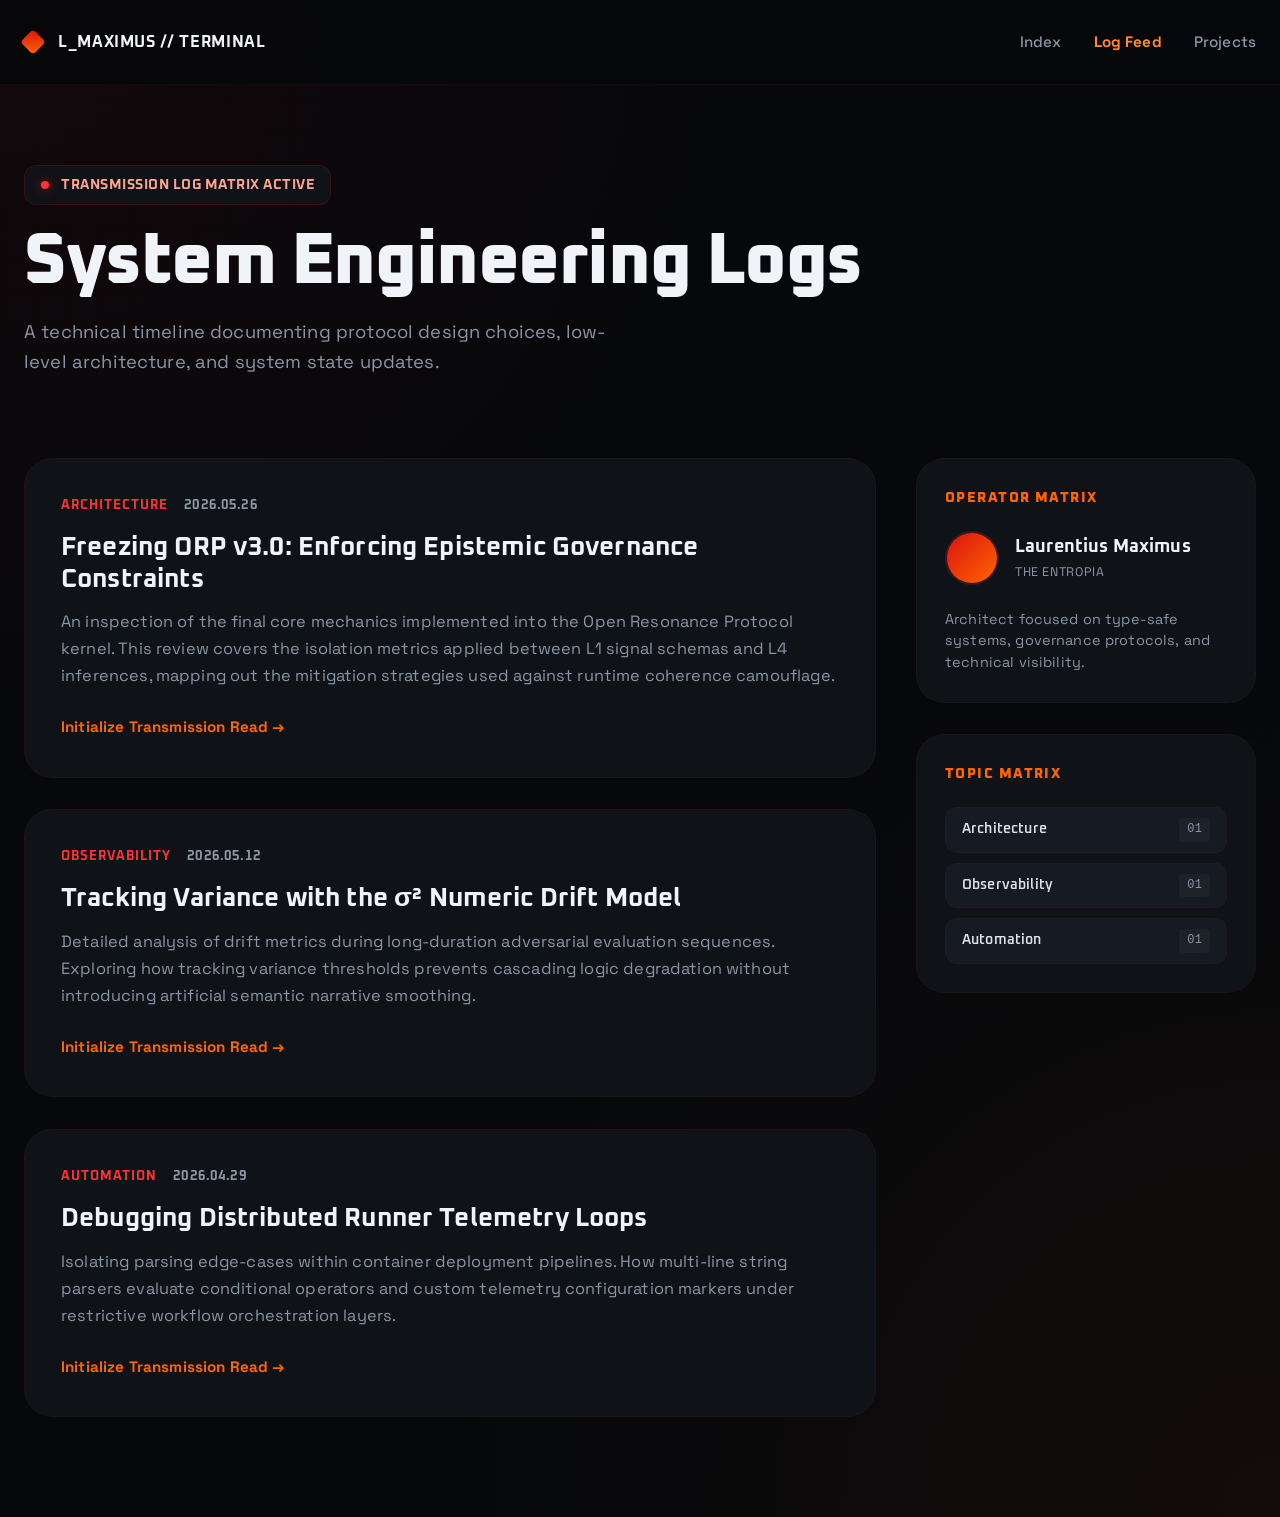
<file: docs/blog.html>
<!DOCTYPE html>
<html lang="en">
<head>
  <meta charset="UTF-8" />
  <meta name="viewport" content="width=device-width, initial-scale=1.0, viewport-fit=cover" />

  <title>LOGS // LAURENTIUS MAXIMUS</title>

  <meta name="description" content="Personal transmission matrix and engineering log feeds by Laurentius Maximus." />
  <meta name="theme-color" content="#dd1111" />

  <link rel="preconnect" href="https://fonts.googleapis.com">
  <link rel="preconnect" href="https://fonts.gstatic.com" crossorigin>
  <link href="https://fonts.googleapis.com/css2?family=Oxanium:wght@400;600;700;800&family=Space+Grotesk:wght@400;500;700&display=swap" rel="stylesheet">

  <style>
    :root {
      /* Reusable Unified Tactical Tokens */
      --bg: #06080b;                  /* Ultra-dark canvas background */
      --panel: #0f1217;               /* MD3 Surface Level 1 Container */
      --panel-2: #161a22;             /* MD3 Surface Level 2 Container */
      --panel-bright: #212630;        /* MD3 Surface Level 3 Active state */
      --border: rgba(221, 17, 17, 0.08);
      --border-strong: rgba(221, 17, 17, 0.18);
      
      --text: #dce2eb;
      --muted: #8a95a5;
      --heading: #f0f4f9;
      
      /* Strategic Cyber Brand Tones */
      --primary: #dd1111;
      --primary-bright: #ff3333;
      --accent-orange: #ff6600;
      --accent-orange-bright: #ff8833;
      --accent-cyan: #00d4ff;
      --success: #3fb950;
      
      /* MD3 Expressive Corner Shapes */
      --radius: 28px;                 /* MD3 Signature Container Radius */
      --radius-sm: 16px;              /* MD3 Small Shape / Grid density fallback */
      --radius-xs: 12px;
      
      /* MD3 Standard Easing Curve */
      --transition: 250ms cubic-bezier(0.2, 0, 0, 1);
    }

    * { box-sizing: border-box; }
    html { scroll-behavior: smooth; }

    body {
      margin: 0;
      overflow-x: hidden;
      background:
        radial-gradient(circle at top left, rgba(221,17,17,0.06), transparent 40%),
        radial-gradient(circle at bottom right, rgba(255,102,0,0.05), transparent 45%),
        var(--bg);
      color: var(--text);
      font-family: "Space Grotesk", system-ui, sans-serif;
      line-height: 1.65;
      text-rendering: optimizeLegibility;
      -webkit-font-smoothing: antialiased;
      letter-spacing: 0.15px;
    }

    a { color: var(--accent-orange); text-decoration: none; transition: all var(--transition); cursor: pointer; }
    a:hover { color: var(--accent-orange-bright); }

    /* Performance Optimized Ambient Effects */
    .grid-bg {
      position: fixed;
      inset: 0;
      z-index: -4;
      background-image:
        linear-gradient(rgba(221, 17, 17, 0.012) 1px, transparent 1px),
        linear-gradient(90deg, rgba(221, 17, 17, 0.012) 1px, transparent 1px);
      background-size: 32px 32px;
      mask-image: radial-gradient(circle at center, black 60%, transparent 95%);
      pointer-events: none;
    }

    .ember {
      position: fixed; border-radius: 50%; pointer-events: none; z-index: -1; animation: emberFloat linear infinite;
    }
    .ember:nth-child(1) { width: 4px; height: 4px; background: rgba(255, 102, 0, 0.4); top: 15%; left: 20%; animation-duration: 9s; }
    .ember:nth-child(2) { width: 3px; height: 3px; background: rgba(221, 17, 17, 0.5); top: 40%; right: 15%; animation-duration: 11s; }
    .ember:nth-child(3) { width: 5px; height: 5px; background: rgba(255, 136, 51, 0.3); bottom: 25%; left: 10%; animation-duration: 13s; }

    @keyframes emberFloat {
      0% { transform: translateY(0px) translateX(0px); opacity: 0; }
      10% { opacity: 1; }
      90% { opacity: 1; }
      100% { transform: translateY(-80px) translateX(20px); opacity: 0; }
    }

    .container { width: min(1280px, calc(100% - 48px)); margin: 0 auto; }

    /* Sticky MD3 Nav Framework */
    nav { position: sticky; top: 0; z-index: 1000; backdrop-filter: blur(20px); background: rgba(6, 8, 11, 0.85); border-bottom: 1px solid var(--border); }
    .nav-inner { min-height: 84px; display: flex; align-items: center; justify-content: space-between; gap: 32px; }
    .logo { display: flex; align-items: center; gap: 16px; color: var(--heading); font-family: Oxanium, sans-serif; font-weight: 700; letter-spacing: 0.04em; }
    .logo-mark {
      position: relative; width: 18px; height: 18px; transform: rotate(45deg); border-radius: 4px;
      background: linear-gradient(135deg, var(--primary), var(--accent-orange));
    }

    .nav-links { display: flex; align-items: center; gap: 32px; }
    .nav-links a { position: relative; color: var(--muted); font-weight: 500; font-size: 0.95rem; font-family: "Space Grotesk", sans-serif; }
    .nav-links a:hover { color: var(--heading); }
    .nav-links .active-link { color: var(--accent-orange-bright); font-weight: 700; }

    /* Blog Dashboard Header Area */
    .blog-hero { padding: 80px 0 40px; }
    .badge {
      display: inline-flex; align-items: center; gap: 12px; margin-bottom: 20px; padding: 8px 16px; border-radius: var(--radius-xs);
      border: 1px solid var(--border-strong); background: var(--panel);
      color: #ffa494; font-size: 0.85rem; font-weight: 700; font-family: Oxanium, sans-serif; letter-spacing: 0.5px;
    }
    .pulse { width: 8px; height: 8px; border-radius: 50%; background: var(--primary-bright); box-shadow: 0 0 12px rgba(221,17,17,0.8); }
    
    h1 { margin: 0; color: var(--heading); font-family: Oxanium, sans-serif; font-size: clamp(2.5rem, 6vw, 4.5rem); line-height: 1.05; font-weight: 800; letter-spacing: -0.02em; }
    .hero-desc { color: var(--muted); font-size: 1.15rem; max-width: 600px; margin-top: 16px; margin-bottom: 0; }

    /* Layout Feed Grid Architecture */
    .layout-grid { display: grid; grid-template-columns: 1fr 340px; gap: 40px; margin-top: 40px; margin-bottom: 100px; }
    
    /* Article Stream Feed */
    .log-stream { display: flex; flex-direction: column; gap: 32px; }

    .blog-card {
      position: relative; overflow: hidden; border-radius: var(--radius); border: 1px solid var(--border);
      background: var(--panel); padding: 36px;
      transition: transform var(--transition), border-color var(--transition), box-shadow var(--transition), background-color var(--transition);
    }
    .blog-card:hover {
      transform: translateY(-4px); background-color: var(--panel-2); border-color: rgba(221, 17, 17, 0.24);
      box-shadow: 0 16px 40px rgba(0,0,0,0.4);
    }

    .card-meta { display: flex; align-items: center; gap: 16px; font-family: Oxanium, sans-serif; font-size: 0.8rem; font-weight: 700; margin-bottom: 16px; }
    .meta-tag { color: var(--primary-bright); text-transform: uppercase; letter-spacing: 0.08em; }
    .meta-date { color: var(--muted); }

    .blog-card h2 { margin: 0 0 14px; font-family: Oxanium, sans-serif; font-size: 1.65rem; font-weight: 700; color: var(--heading); line-height: 1.2; }
    .blog-card p { margin: 0 0 24px; color: var(--muted); font-size: 1.02rem; line-height: 1.65; }

    /* MD3 Read Button Layout */
    .read-link { display: inline-flex; align-items: center; gap: 6px; font-weight: 700; font-size: 0.95rem; color: var(--accent-orange); }
    .read-link:hover { color: var(--accent-orange-bright); transform: translateX(4px); }

    /* Unified Sidebar Panels */
    .sidebar { display: flex; flex-direction: column; gap: 32px; }
    .side-widget { border-radius: var(--radius); border: 1px solid var(--border); background: var(--panel); padding: 28px; }
    .widget-title { margin: 0 0 20px; font-family: Oxanium, sans-serif; font-size: 0.9rem; font-weight: 800; letter-spacing: 0.1em; color: var(--accent-orange); text-transform: uppercase; }

    /* Profile Widget Styling */
    .profile-box { display: flex; flex-direction: column; gap: 16px; }
    .profile-header { display: flex; align-items: center; gap: 16px; }
    .profile-avatar { width: 54px; height: 54px; border-radius: 50%; border: 2px solid rgba(221,17,17,0.2); background: var(--panel-2); overflow: hidden; }
    .profile-avatar img { width: 100%; height: 100%; object-fit: cover; }
    .profile-name { font-family: Oxanium, sans-serif; font-weight: 700; color: var(--heading); font-size: 1.1rem; }
    .profile-title { font-size: 0.78rem; color: var(--muted); text-transform: uppercase; letter-spacing: 0.05em; }

    /* Category Filter Matrix Chips */
    .category-list { display: flex; flex-direction: column; gap: 10px; }
    .category-chip {
      display: flex; align-items: center; justify-content: space-between; padding: 10px 16px; border-radius: var(--radius-xs);
      background: var(--panel-2); border: 1px solid var(--border); font-size: 0.9rem; transition: all var(--transition);
    }
    .category-chip:hover { border-color: rgba(221,17,17,0.3); background: var(--panel-bright); transform: translateX(2px); }
    .chip-label { font-family: Oxanium, sans-serif; font-weight: 600; color: var(--text); }
    .chip-count { font-size: 0.75rem; font-family: monospace; color: var(--muted); background: rgba(255,255,255,0.03); padding: 2px 8px; border-radius: 4px; }

    /* Scroll progress indicator */
    .scroll-progress { position: fixed; top: 0; left: 0; height: 3px; width: 0%; background: linear-gradient(90deg, #dd1111, #ff6600); z-index: 2000; }

    .reveal { opacity: 0; transform: translateY(24px); transition: opacity 600ms cubic-bezier(0.2, 0, 0, 1), transform 600ms cubic-bezier(0.2, 0, 0, 1); will-change: transform, opacity; }
    .reveal.visible { opacity: 1; transform: translateY(0); }

    /* Clean Mobile Scaling Tweak Integration (Matches Your Reference Resolution Viewport) */
    @media (max-width: 980px) {
      .layout-grid { grid-template-columns: 1fr; gap: 32px; }
      .sidebar { order: -1; } /* Pushes metadata/profile to top of content stack on tablets */
    }

    @media (max-width: 640px) {
      .container { width: min(calc(100% - 32px), 1280px); }
      .nav-inner { padding: 16px 0; flex-direction: column; gap: 16px; text-align: center; }
      .nav-links { display: grid; grid-template-columns: repeat(3, 1fr); gap: 8px; width: 100%; }
      .nav-links a { font-size: 0.8rem; font-weight: 600; padding: 8px 4px; background: rgba(221, 17, 17, 0.04); border: 1px solid rgba(221, 17, 17, 0.1); border-radius: var(--radius-xs); display: block; }
      
      h1 { font-size: 2rem !important; line-height: 1.15; }
      .blog-hero { padding: 40px 0 20px; }
      .layout-grid { margin-top: 24px; margin-bottom: 60px; }
      
      .blog-card { padding: 24px !important; border-radius: var(--radius-sm) !important; }
      .blog-card h2 { font-size: 1.4rem; }
      .side-widget { padding: 20px; border-radius: var(--radius-sm); }
    }
  </style>
</head>

<body>

  <div class="scroll-progress"></div>
  <div class="grid-bg"></div>
  <div class="ember"></div>
  <div class="ember"></div>
  <div class="ember"></div>

  <nav>
    <div class="container nav-inner">
      <div class="logo">
        <div class="logo-mark"></div>
        <span>L_MAXIMUS // TERMINAL</span>
      </div>
      <div class="nav-links">
        <a href="index.html">Index</a>
        <a href="#overview" class="active-link">Log Feed</a>
        <a href="https://github.com/GeneralSergal" target="_blank" rel="noopener noreferrer">Projects</a>
      </div>
    </div>
  </nav>

  <header class="blog-hero" id="overview">
    <div class="container">
      <div class="badge">
        <div class="pulse"></div>
        TRANSMISSION LOG MATRIX ACTIVE
      </div>
      <h1>System Engineering Logs</h1>
      <p class="hero-desc">
        A technical timeline documenting protocol design choices, low-level architecture, and system state updates.
      </p>
    </div>
  </header>

  <main class="container">
    <div class="layout-grid">
      
      <section class="log-stream">

        <article class="blog-card">
          <div class="card-meta">
            <span class="meta-tag">Architecture</span>
            <span class="meta-date">2026.05.26</span>
          </div>
          <h2>Freezing ORP v3.0: Enforcing Epistemic Governance Constraints</h2>
          <p>
            An inspection of the final core mechanics implemented into the Open Resonance Protocol kernel. This review covers the isolation metrics applied between L1 signal schemas and L4 inferences, mapping out the mitigation strategies used against runtime coherence camouflage.
          </p>
          <a class="read-link">Initialize Transmission Read →</a>
        </article>

        <article class="blog-card">
          <div class="card-meta">
            <span class="meta-tag">Observability</span>
            <span class="meta-date">2026.05.12</span>
          </div>
          <h2>Tracking Variance with the σ² Numeric Drift Model</h2>
          <p>
            Detailed analysis of drift metrics during long-duration adversarial evaluation sequences. Exploring how tracking variance thresholds prevents cascading logic degradation without introducing artificial semantic narrative smoothing.
          </p>
          <a class="read-link">Initialize Transmission Read →</a>
        </article>

        <article class="blog-card">
          <div class="card-meta">
            <span class="meta-tag">Automation</span>
            <span class="meta-date">2026.04.29</span>
          </div>
          <h2>Debugging Distributed Runner Telemetry Loops</h2>
          <p>
            Isolating parsing edge-cases within container deployment pipelines. How multi-line string parsers evaluate conditional operators and custom telemetry configuration markers under restrictive workflow orchestration layers.
          </p>
          <a class="read-link">Initialize Transmission Read →</a>
        </article>

      </section>

      <aside class="sidebar">
        
        <div class="side-widget">
          <div class="widget-title">Operator Matrix</div>
          <div class="profile-box">
            <div class="profile-header">
              <div class="profile-avatar">
                <div style="width:100%; height:100%; background: linear-gradient(135deg, #dd1111, #ff6600);"></div>
              </div>
              <div>
                <div class="profile-name">Laurentius Maximus</div>
                <div class="profile-title">The ENTROPIA</div>
              </div>
            </div>
            <p style="margin: 8px 0 0; font-size: 0.9rem; color: var(--muted); line-height: 1.5;">
              Architect focused on type-safe systems, governance protocols, and technical visibility.
            </p>
          </div>
        </div>

        <div class="side-widget">
          <div class="widget-title">Topic Matrix</div>
          <div class="category-list">
            <div class="category-chip">
              <span class="chip-label">Architecture</span>
              <span class="chip-count">01</span>
            </div>
            <div class="category-chip">
              <span class="chip-label">Observability</span>
              <span class="chip-count">01</span>
            </div>
            <div class="category-chip">
              <span class="chip-label">Automation</span>
              <span class="chip-count">01</span>
            </div>
          </div>
        </div>

      </aside>

    </div>
  </main>

  <script>
    /* Continuous Linear Progress Tracking script */
    window.addEventListener("scroll", () => {
      const scrolled = (window.scrollY / (document.documentElement.scrollHeight - window.innerHeight)) * 100;
      document.querySelector(".scroll-progress").style.width = scrolled + "%";
    });

    /* Animate on scroll entry via Intersection Observer */
    const observer = new IntersectionObserver(entries => {
      entries.forEach(e => {
        if (e.isIntersecting) e.target.classList.add("visible");
      });
    }, { threshold: 0.02 });

    setTimeout(() => {
      document.querySelectorAll(".blog-card, .side-widget, header").forEach(el => {
        el.classList.add("reveal");
        observer.observe(el);
      });
    }, 200);
  </script>
</body>
</html>
</file>
